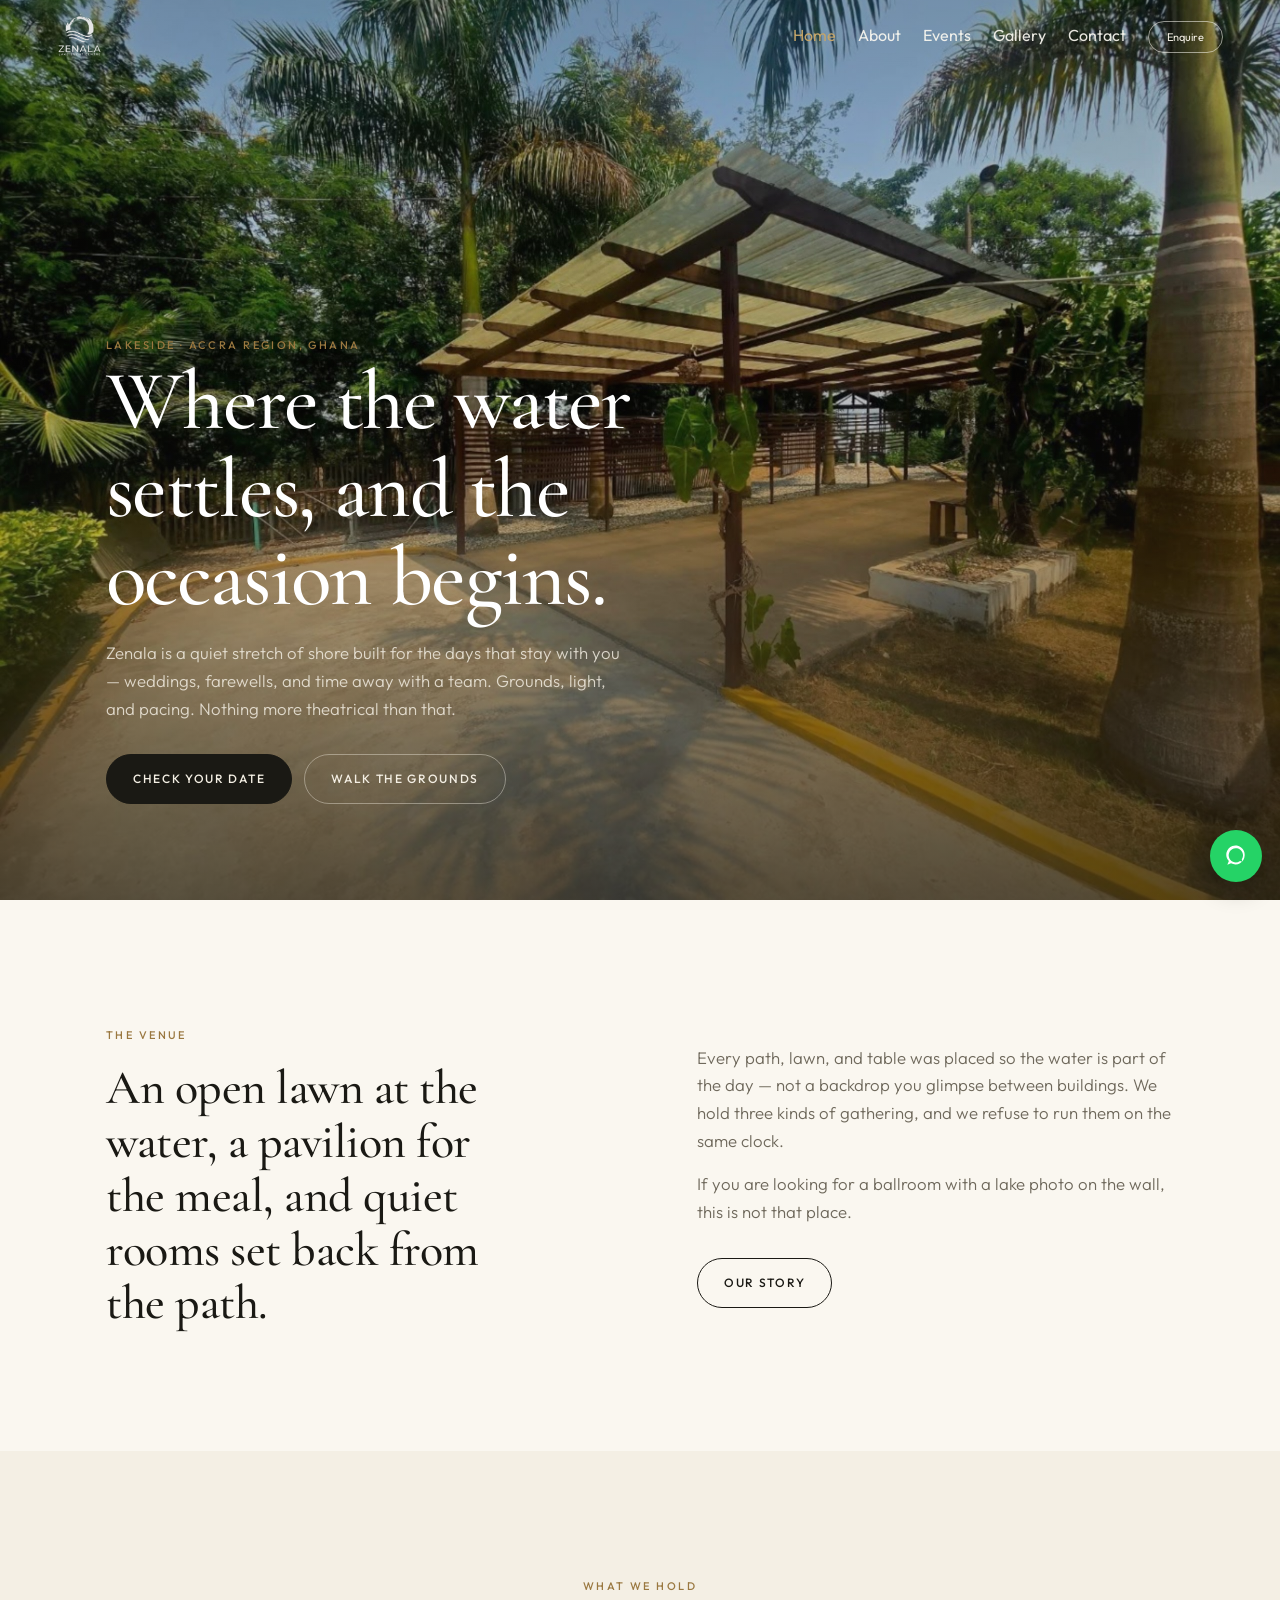
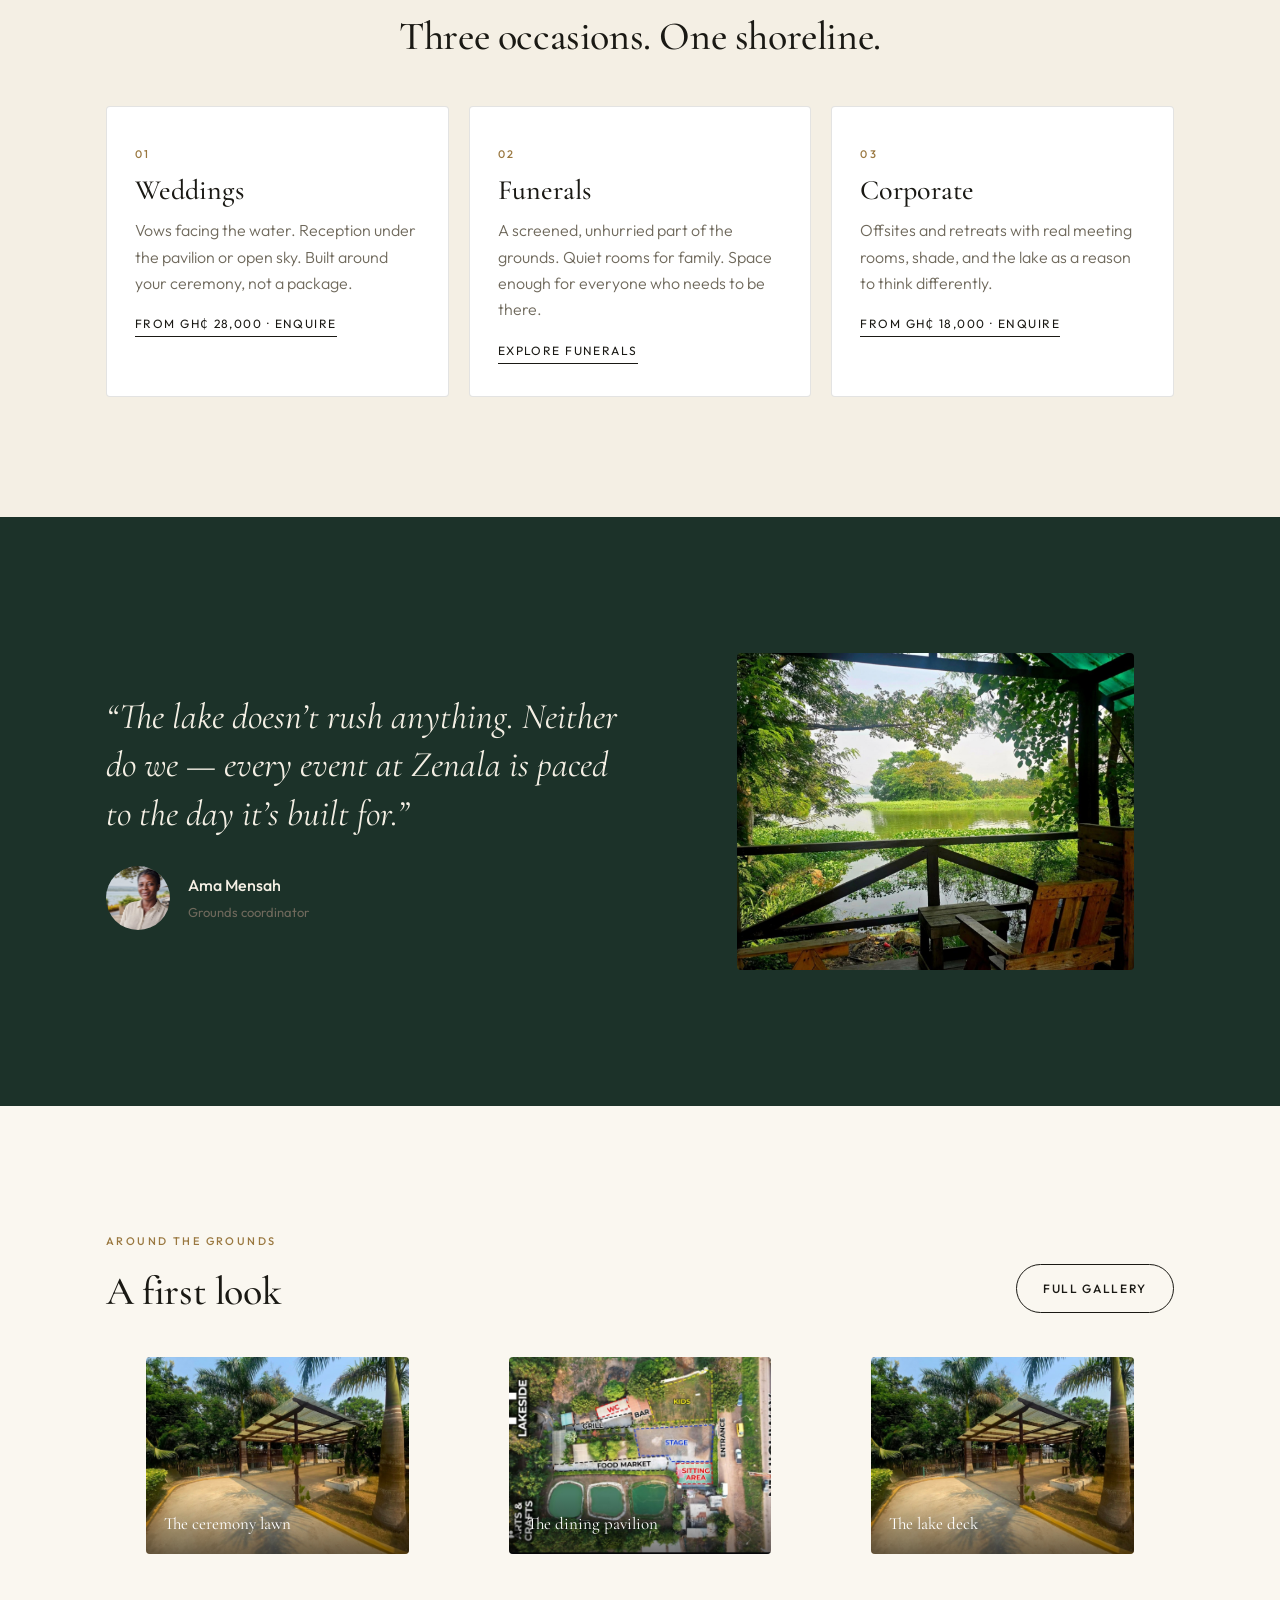
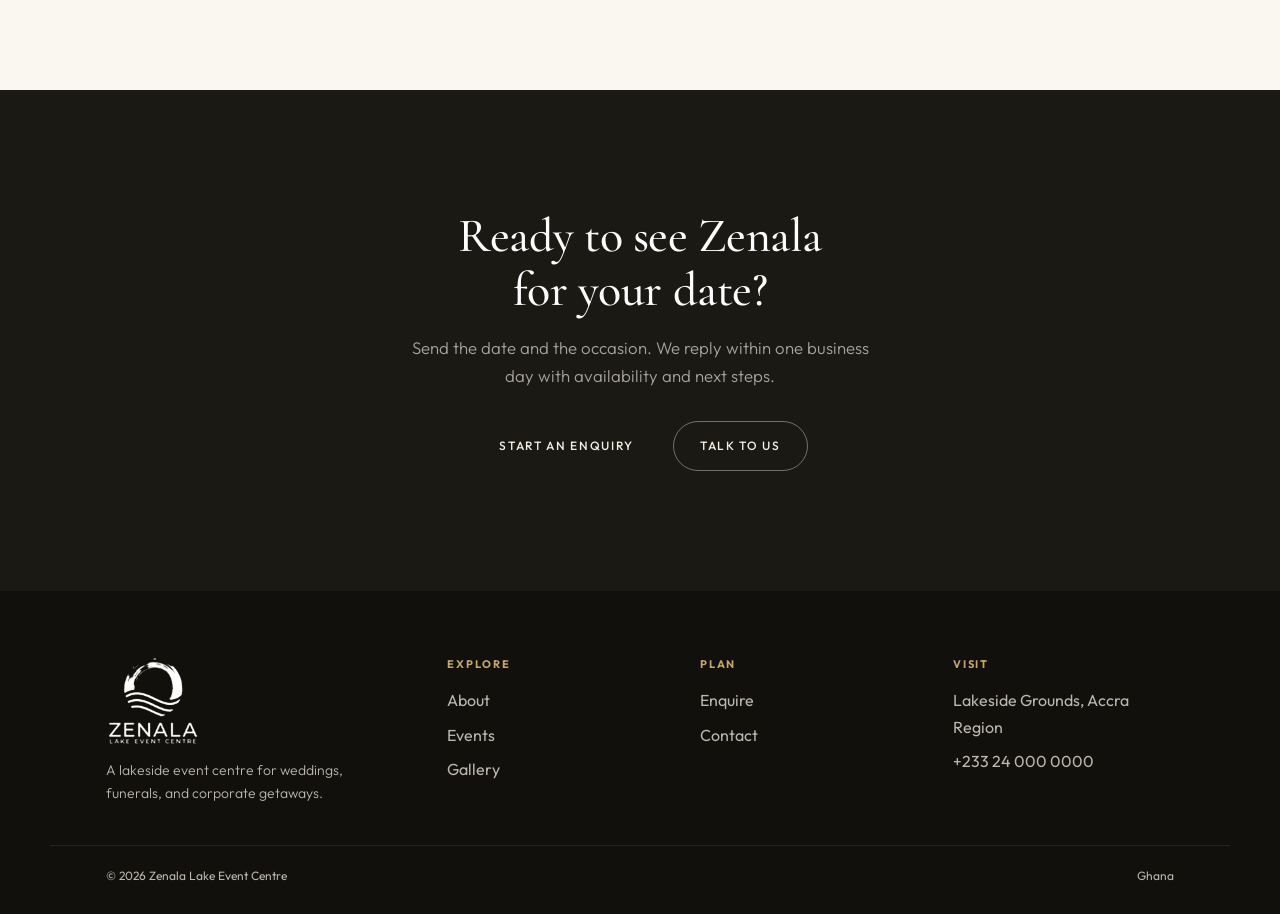
<file: index.html>
<!DOCTYPE html>
<html lang="en">
<head>
  <meta charset="UTF-8">
  <meta name="viewport" content="width=device-width, initial-scale=1.0">
  <title>Zenala Lake Event Centre — Weddings, Funerals & Corporate Getaways</title>
  <meta name="description" content="A lakeside event centre in Ghana for weddings, memorials, and corporate retreats. Enquire for your date.">
  <link rel="stylesheet" href="styles.css?v=12">
</head>
<body>
<a class="skip" href="#main">Skip to content</a>
<header class="site-header">
  <nav class="nav">
    <a class="brand" href="index.html" aria-label="Zenala home">
      <img class="brand-logo" src="images/logo-ink.png" alt="Zenala Lake Event Centre">
    </a>
    <button class="nav-toggle" aria-label="Toggle menu" aria-expanded="false"><span></span><span></span><span></span></button>
    <ul class="nav-links">
      <li><a href="index.html" aria-current="page">Home</a></li>
      <li><a href="about.html">About</a></li>
      <li><a href="events.html">Events</a></li>
      <li><a href="gallery.html">Gallery</a></li>
      <li><a href="contact.html">Contact</a></li>
      <li><a class="nav-cta" href="enquire.html">Enquire</a></li>
    </ul>
  </nav>
</header>

<main id="main">
  <section class="hero">
    <div class="hero-media"><img src="images/hero.jpg" alt="Ceremony lawn meeting the lake at golden hour"></div>
    <div class="hero-inner">
      <span class="eyebrow">Lakeside · Accra Region, Ghana</span>
      <h1>Where the water settles, and the occasion begins.</h1>
      <p class="lede">Zenala is a quiet stretch of shore built for the days that stay with you — weddings, farewells, and time away with a team. Grounds, light, and pacing. Nothing more theatrical than that.</p>
      <div class="hero-actions">
        <a href="enquire.html" class="btn btn-primary">Check your date</a>
        <a href="gallery.html" class="btn btn-ghost">Walk the grounds</a>
      </div>
    </div>
  </section>

  <section class="section">
    <div class="wrap grid-2">
      <div>
        <span class="eyebrow">The venue</span>
        <h2 class="h2 mt-16" style="font-size:clamp(32px,4vw,48px);max-width:18ch;">An open lawn at the water, a pavilion for the meal, and quiet rooms set back from the path.</h2>
      </div>
      <div>
        <p class="lede">Every path, lawn, and table was placed so the water is part of the day — not a backdrop you glimpse between buildings. We hold three kinds of gathering, and we refuse to run them on the same clock.</p>
        <p class="lede mt-16">If you are looking for a ballroom with a lake photo on the wall, this is not that place.</p>
        <a href="about.html" class="btn btn-line mt-32">Our story</a>
      </div>
    </div>
  </section>

  <section class="section section-cream">
    <div class="wrap">
      <div class="center" style="max-width:560px;margin:0 auto 48px">
        <span class="eyebrow" style="justify-content:center">What we hold</span>
        <h2 class="h2 mt-16" style="font-size:clamp(28px,3.4vw,40px)">Three occasions. One shoreline.</h2>
      </div>
      <div class="grid-3">
        <article class="card">
          <span class="eyebrow">01</span>
          <h3>Weddings</h3>
          <p>Vows facing the water. Reception under the pavilion or open sky. Built around your ceremony, not a package.</p>
          <a href="enquire.html?type=Wedding">From GH₵ 28,000 · Enquire</a>
        </article>
        <article class="card">
          <span class="eyebrow">02</span>
          <h3>Funerals</h3>
          <p>A screened, unhurried part of the grounds. Quiet rooms for family. Space enough for everyone who needs to be there.</p>
          <a href="events.html#funerals">Explore funerals</a>
        </article>
        <article class="card">
          <span class="eyebrow">03</span>
          <h3>Corporate</h3>
          <p>Offsites and retreats with real meeting rooms, shade, and the lake as a reason to think differently.</p>
          <a href="enquire.html?type=Corporate%20getaway">From GH₵ 18,000 · Enquire</a>
        </article>
      </div>
    </div>
  </section>

  <section class="section section-lake">
    <div class="wrap grid-2">
      <div>
        <p class="quote">“The lake doesn’t rush anything. Neither do we — every event at Zenala is paced to the day it’s built for.”</p>
        <div class="person">
          <img src="images/portrait.jpg" alt="Ama Mensah, grounds coordinator">
          <div>
            <strong>Ama Mensah</strong>
            <span>Grounds coordinator</span>
          </div>
        </div>
      </div>
      <figure class="photo" style="aspect-ratio:5/4">
        <img src="images/lakeside.jpg" alt="Lanterns on the lake at dusk">
      </figure>
    </div>
  </section>

  <section class="section">
    <div class="wrap">
      <div style="display:flex;justify-content:space-between;align-items:end;gap:20px;flex-wrap:wrap;margin-bottom:28px">
        <div>
          <span class="eyebrow">Around the grounds</span>
          <h2 class="h2 mt-16" style="font-size:clamp(28px,3.4vw,40px)">A first look</h2>
        </div>
        <a href="gallery.html" class="btn btn-line">Full gallery</a>
      </div>
      <div class="grid-3">
        <figure class="photo" data-full="images/lawn.jpg">
          <img src="images/hero.jpg" alt="Ceremony lawn">
          <figcaption>The ceremony lawn</figcaption>
        </figure>
        <figure class="photo" data-full="images/pavilion.jpg">
          <img src="images/birdview.jpg" alt="Dining pavilion">
          <figcaption>The dining pavilion</figcaption>
        </figure>
        <figure class="photo" data-full="images/deck.jpg">
          <img src="images/hero.jpg" alt="Lake deck">
          <figcaption>The lake deck</figcaption>
        </figure>
      </div>
    </div>
  </section>

  <section class="section section-ink">
    <div class="wrap center">
      <h2 class="h2" style="font-size:clamp(30px,4vw,48px);color:#fff;max-width:16ch;margin:0 auto">Ready to see Zenala for your date?</h2>
      <p class="lede mt-16" style="color:rgba(244,239,228,.65);max-width:42ch;margin:16px auto 0">Send the date and the occasion. We reply within one business day with availability and next steps.</p>
      <div class="hero-actions" style="justify-content:center">
        <a href="enquire.html" class="btn btn-primary">Start an enquiry</a>
        <a href="contact.html" class="btn btn-ghost">Talk to us</a>
      </div>
    </div>
  </section>
</main>

<footer class="site-footer">
  <div class="wrap footer-top">
    <div class="footer-brand">
      <img class="brand-logo brand-logo-footer" src="images/logo.png" alt="Zenala Lake Event Centre">
      <p>A lakeside event centre for weddings, funerals, and corporate getaways.</p>
    </div>
    <div class="footer-col">
      <h4>Explore</h4>
      <ul>
        <li><a href="about.html">About</a></li>
        <li><a href="events.html">Events</a></li>
        <li><a href="gallery.html">Gallery</a></li>
      </ul>
    </div>
    <div class="footer-col">
      <h4>Plan</h4>
      <ul>
        <li><a href="enquire.html">Enquire</a></li>
        <li><a href="contact.html">Contact</a></li>
      </ul>
    </div>
    <div class="footer-col">
      <h4>Visit</h4>
      <ul>
        <li>Lakeside Grounds, Accra Region</li>
        <li><a href="tel:+233240000000">+233 24 000 0000</a></li>
      </ul>
    </div>
  </div>
  <div class="wrap footer-bottom">
    <span>© 2026 Zenala Lake Event Centre</span>
    <span>Ghana</span>
  </div>
</footer>

<a class="float-wa" href="https://wa.me/233240000000" target="_blank" rel="noopener" aria-label="WhatsApp">
  <svg viewBox="0 0 24 24" fill="currentColor"><path d="M20 11.5A8.5 8.5 0 0 1 7.4 18.7L4 20l1.4-3.3A8.5 8.5 0 1 1 20 11.5Zm-8.4 6.4c1.4 0 2.7-.4 3.8-1.1l.3-.2 2.2.6-.6-2.1.2-.3a6.6 6.6 0 1 0-2.2 2.2l.3.2c-1.1.7-2.4 1.1-3.8 1.1Z"/></svg>
</a>
<script src="script.js"></script>
</body>
</html>
</file>
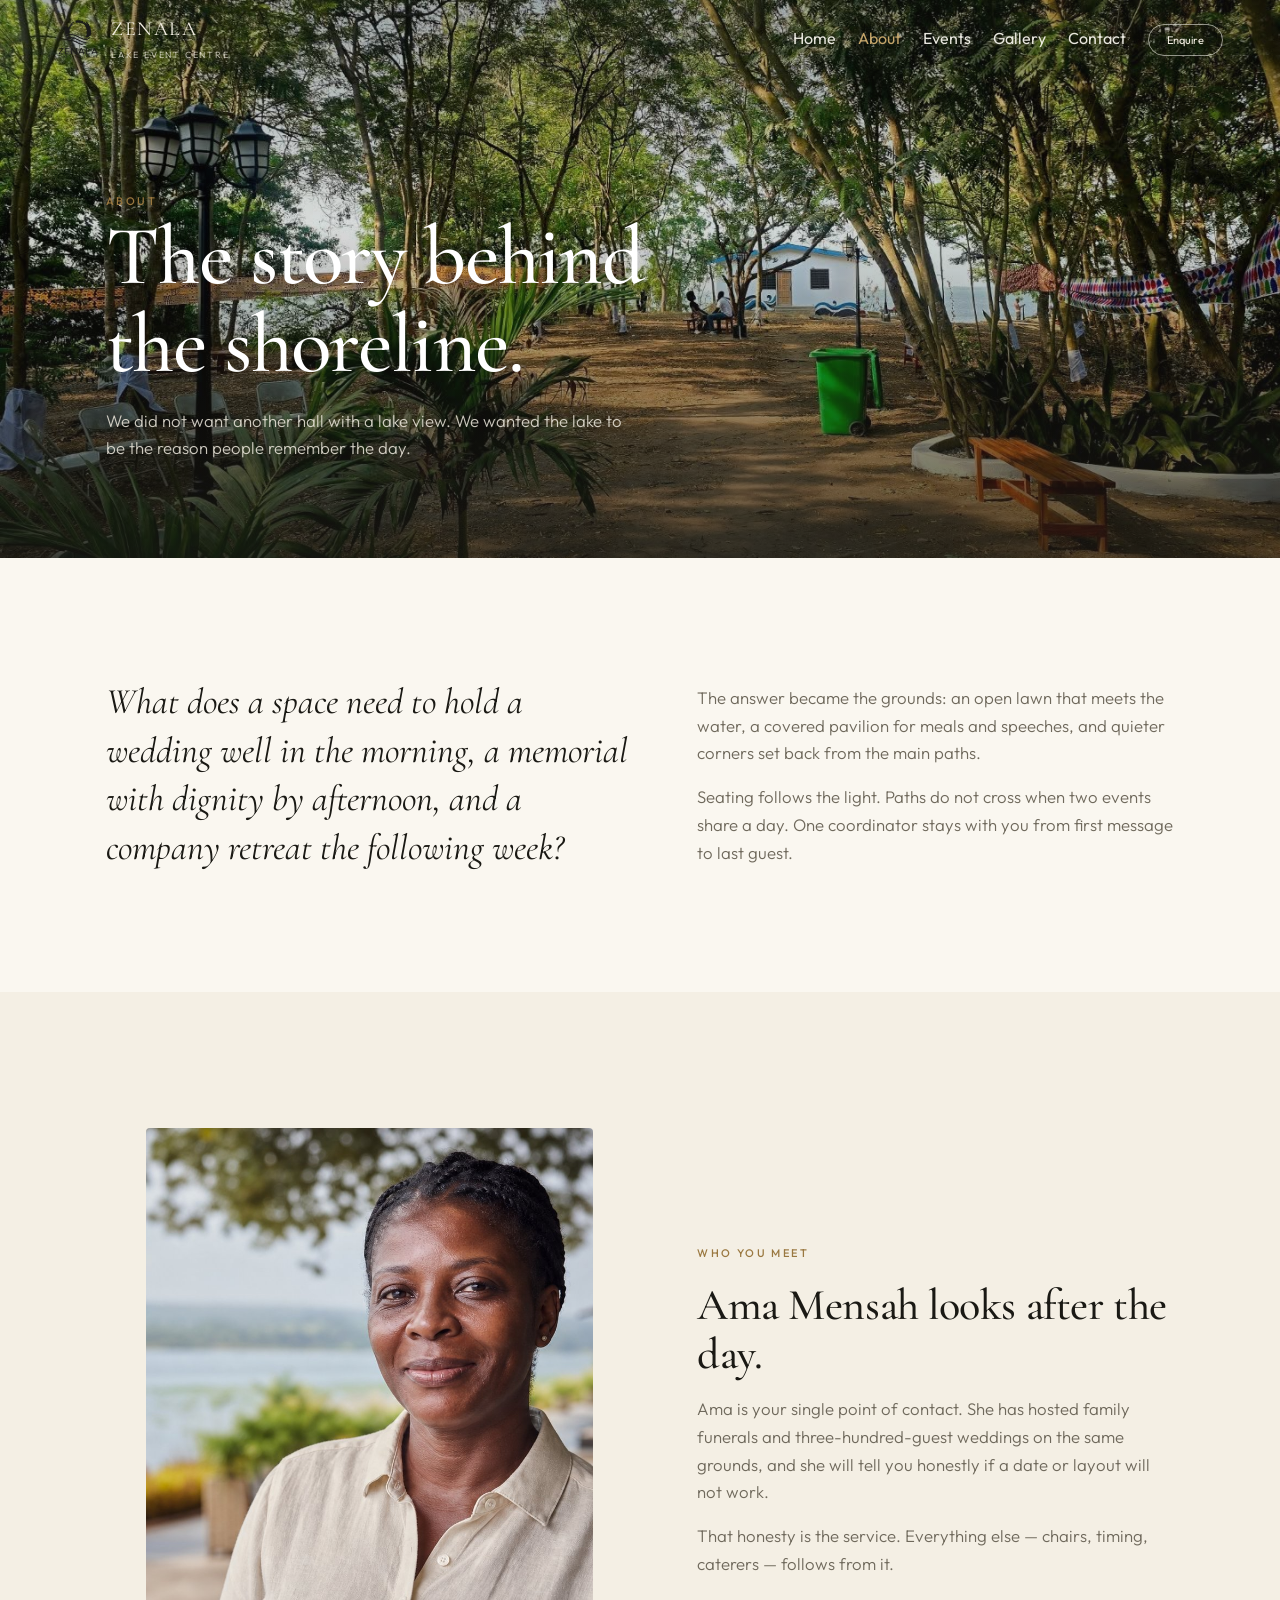
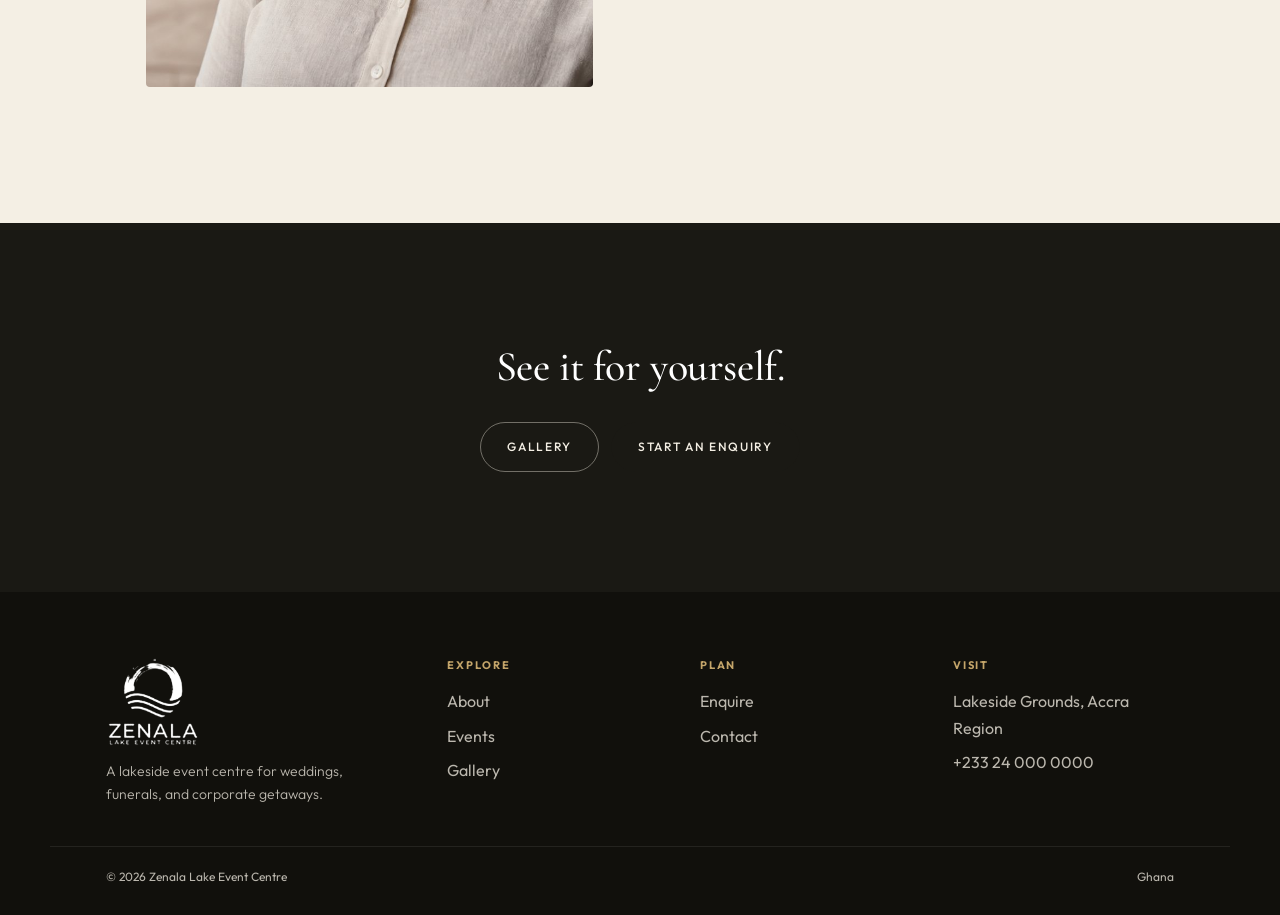
<file: about.html>
<!DOCTYPE html>
<html lang="en">
<head>
  <meta charset="UTF-8">
  <meta name="viewport" content="width=device-width, initial-scale=1.0">
  <title>About — Zenala Lake Event Centre</title>
  <link rel="stylesheet" href="styles.css?v=12">
</head>
<body>
<header class="site-header">
  <nav class="nav">
    <a class="brand" href="index.html" aria-label="Zenala home">
      <img class="brand-mark" src="images/logo-ink.png" alt="">
      <span><span class="brand-word">ZENALA</span><span class="brand-sub">LAKE EVENT CENTRE</span></span>
    </a>
    <button class="nav-toggle" aria-label="Toggle menu" aria-expanded="false"><span></span><span></span><span></span></button>
    <ul class="nav-links">
      <li><a href="index.html">Home</a></li>
      <li><a href="about.html" aria-current="page">About</a></li>
      <li><a href="events.html">Events</a></li>
      <li><a href="gallery.html">Gallery</a></li>
      <li><a href="contact.html">Contact</a></li>
      <li><a class="nav-cta" href="enquire.html">Enquire</a></li>
    </ul>
  </nav>
</header>
<main>
  <section class="hero compact">
    <div class="hero-media"><img src="images/garden.jpg" alt="Garden path at Zenala"></div>
    <div class="hero-inner">
      <span class="eyebrow">About</span>
      <h1>The story behind the shoreline.</h1>
      <p class="lede">We did not want another hall with a lake view. We wanted the lake to be the reason people remember the day.</p>
    </div>
  </section>
  <section class="section">
    <div class="wrap grid-2">
      <p class="quote">What does a space need to hold a wedding well in the morning, a memorial with dignity by afternoon, and a company retreat the following week?</p>
      <div>
        <p class="lede">The answer became the grounds: an open lawn that meets the water, a covered pavilion for meals and speeches, and quieter corners set back from the main paths.</p>
        <p class="lede mt-16">Seating follows the light. Paths do not cross when two events share a day. One coordinator stays with you from first message to last guest.</p>
      </div>
    </div>
  </section>
  <section class="section section-cream">
    <div class="wrap grid-2">
      <figure class="photo" style="aspect-ratio:4/5"><img src="images/portrait.jpg" alt="Ama Mensah"></figure>
      <div>
        <span class="eyebrow">Who you meet</span>
        <h2 class="h2 mt-16" style="font-size:clamp(30px,4vw,44px)">Ama Mensah looks after the day.</h2>
        <p class="lede mt-16">Ama is your single point of contact. She has hosted family funerals and three-hundred-guest weddings on the same grounds, and she will tell you honestly if a date or layout will not work.</p>
        <p class="lede mt-16">That honesty is the service. Everything else — chairs, timing, caterers — follows from it.</p>
      </div>
    </div>
  </section>
  <section class="section section-ink">
    <div class="wrap center">
      <h2 class="h2" style="color:#fff;font-size:clamp(28px,3.6vw,42px)">See it for yourself.</h2>
      <div class="hero-actions" style="justify-content:center">
        <a href="gallery.html" class="btn btn-ghost">Gallery</a>
        <a href="enquire.html" class="btn btn-primary">Start an enquiry</a>
      </div>
    </div>
  </section>
</main>
<footer class="site-footer">
  <div class="wrap footer-top">
    <div class="footer-brand">
      <img class="brand-logo brand-logo-footer" src="images/logo.png" alt="Zenala Lake Event Centre">
      <p>A lakeside event centre for weddings, funerals, and corporate getaways.</p>
    </div>
    <div class="footer-col">
      <h4>Explore</h4>
      <ul>
        <li><a href="about.html">About</a></li>
        <li><a href="events.html">Events</a></li>
        <li><a href="gallery.html">Gallery</a></li>
      </ul>
    </div>
    <div class="footer-col">
      <h4>Plan</h4>
      <ul>
        <li><a href="enquire.html">Enquire</a></li>
        <li><a href="contact.html">Contact</a></li>
      </ul>
    </div>
    <div class="footer-col">
      <h4>Visit</h4>
      <ul>
        <li>Lakeside Grounds, Accra Region</li>
        <li><a href="tel:+233240000000">+233 24 000 0000</a></li>
      </ul>
    </div>
  </div>
  <div class="wrap footer-bottom">
    <span>© 2026 Zenala Lake Event Centre</span>
    <span>Ghana</span>
  </div>
</footer>
<script src="script.js"></script>
</body>
</html>
</file>
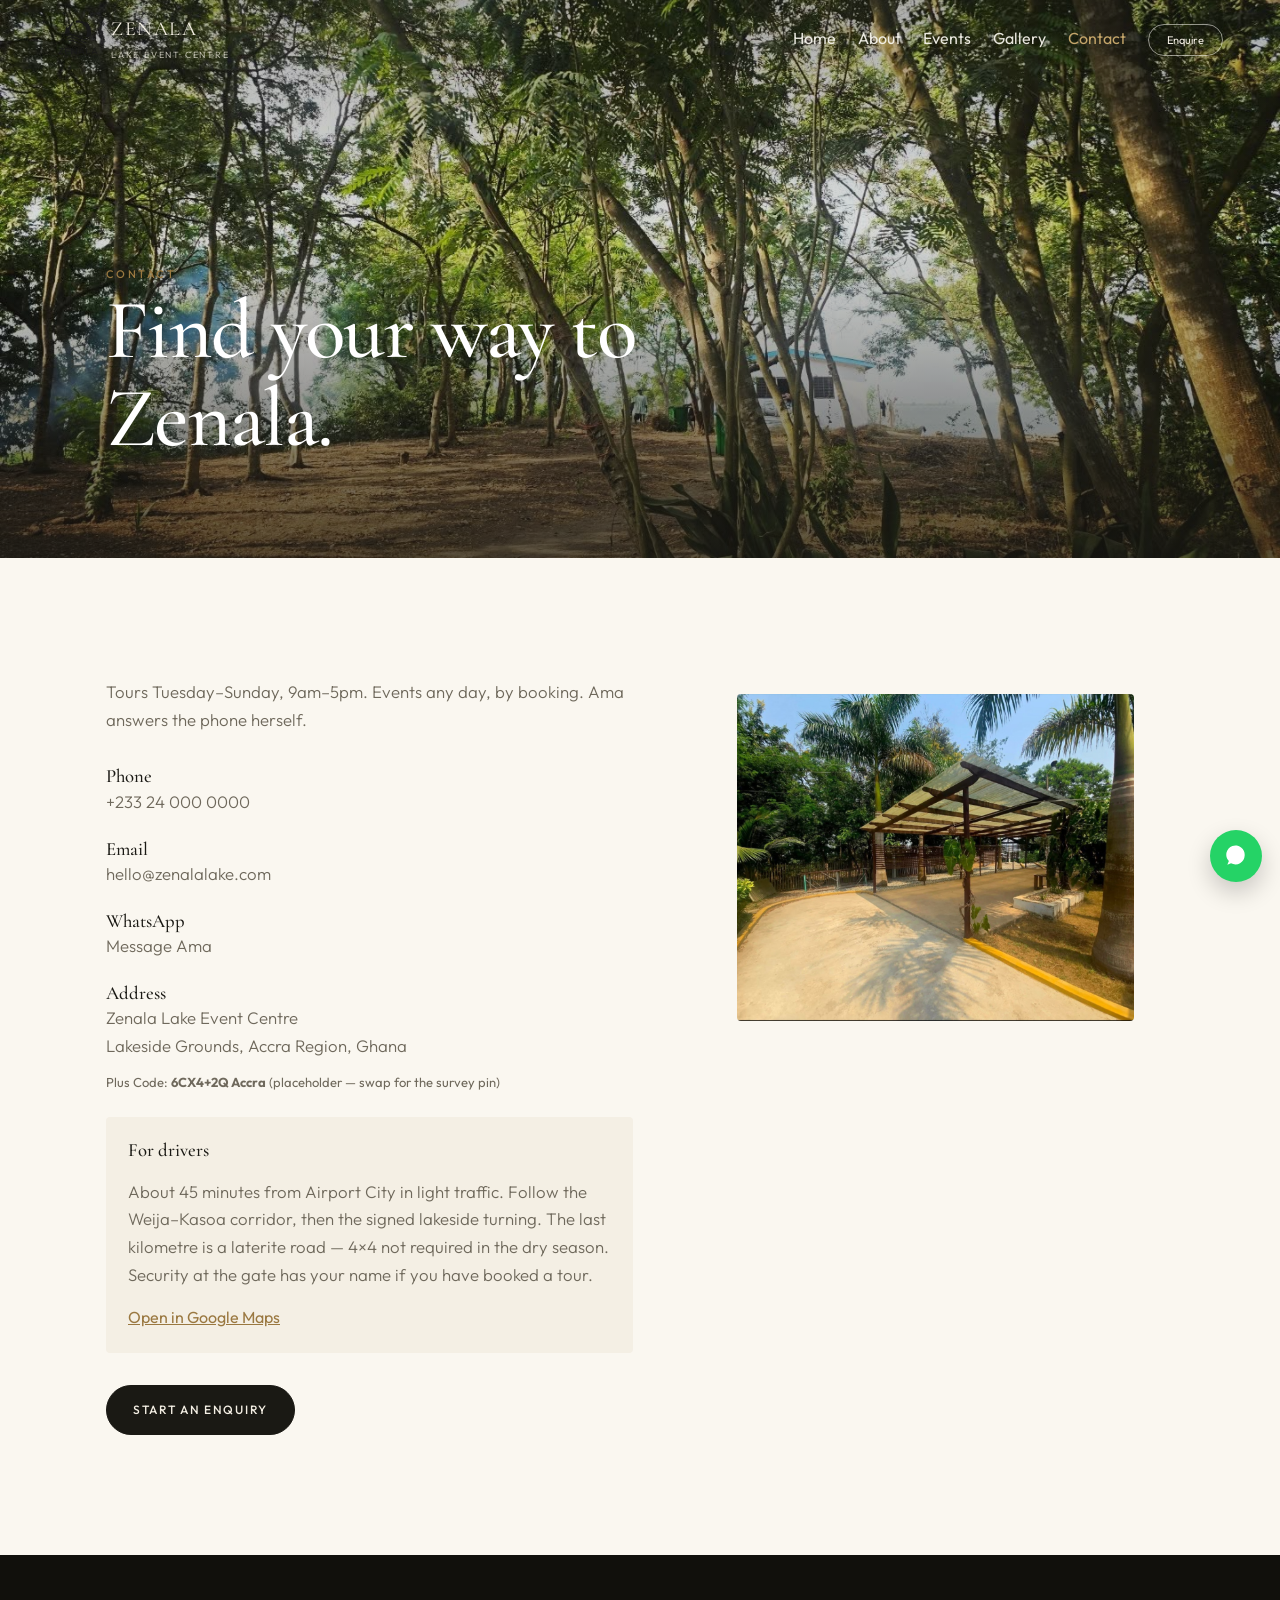
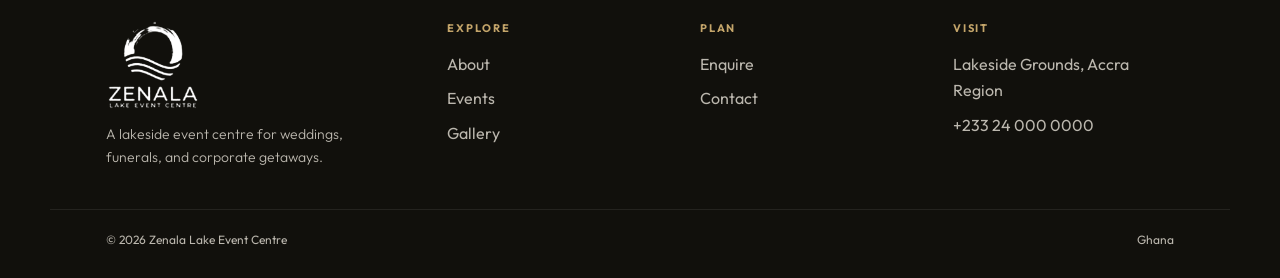
<file: contact.html>
<!DOCTYPE html>
<html lang="en">
<head>
  <meta charset="UTF-8">
  <meta name="viewport" content="width=device-width, initial-scale=1.0">
  <title>Contact & directions — Zenala</title>
  <meta name="description" content="Visit Zenala Lake Event Centre. About 45 minutes from Airport City. Tours Tuesday–Sunday.">
  <meta property="og:image" content="images/hero.jpg">
  <link rel="stylesheet" href="styles.css?v=12">
</head>
<body>
<a class="skip" href="#main">Skip to content</a>
<header class="site-header">
  <nav class="nav">
    <a class="brand" href="index.html" aria-label="Zenala home"><img class="brand-mark" src="images/logo-ink.png" alt="">
      <span><span class="brand-word">ZENALA</span><span class="brand-sub">LAKE EVENT CENTRE</span></span></a>
    <button class="nav-toggle" aria-label="Menu" aria-expanded="false"><span></span><span></span><span></span></button>
    <ul class="nav-links">
      <li><a href="index.html">Home</a></li>
      <li><a href="about.html">About</a></li>
      <li><a href="events.html">Events</a></li>
      <li><a href="gallery.html">Gallery</a></li>
      <li><a href="contact.html" aria-current="page">Contact</a></li>
      <li><a class="nav-cta" href="enquire.html">Enquire</a></li>
    </ul>
  </nav>
</header>
<main id="main">
  <section class="hero compact">
    <div class="hero-media"><img src="images/gall-1.jpg" alt="Lake deck"></div>
    <div class="hero-inner">
      <span class="eyebrow">Contact</span>
      <h1>Find your way to Zenala.</h1>
    </div>
  </section>
  <section class="section">
    <div class="wrap grid-2" style="align-items:start">
      <div>
        <p class="lede">Tours Tuesday–Sunday, 9am–5pm. Events any day, by booking. Ama answers the phone herself.</p>
        <div class="mt-32" style="display:flex;flex-direction:column;gap:22px">
          <div><h3>Phone</h3><p class="lede"><a href="tel:+233240000000">+233 24 000 0000</a></p></div>
          <div><h3>Email</h3><p class="lede"><a href="mailto:hello@zenalalake.com">hello@zenalalake.com</a></p></div>
          <div><h3>WhatsApp</h3><p class="lede"><a href="https://wa.me/233240000000?text=Hello%20Ama%20%E2%80%94%20I%20would%20like%20directions%20to%20Zenala.">Message Ama</a></p></div>
          <div>
            <h3>Address</h3>
            <p class="lede">Zenala Lake Event Centre<br>Lakeside Grounds, Accra Region, Ghana</p>
            <p class="note">Plus Code: <strong>6CX4+2Q Accra</strong> (placeholder — swap for the survey pin)</p>
          </div>
        </div>
        <div class="dir">
          <h3>For drivers</h3>
          <p class="lede mt-16">About 45 minutes from Airport City in light traffic. Follow the Weija–Kasoa corridor, then the signed lakeside turning. The last kilometre is a laterite road — 4×4 not required in the dry season. Security at the gate has your name if you have booked a tour.</p>
          <p class="mt-16"><a href="https://www.google.com/maps/search/?api=1&query=Weija+Lake+Ghana" target="_blank" rel="noopener">Open in Google Maps</a></p>
        </div>
        <a href="enquire.html" class="btn btn-primary mt-32">Start an enquiry</a>
      </div>
      <figure class="photo" style="aspect-ratio:4/3.3"><img src="images/hero.jpg" alt="Approach to the grounds"></figure>
    </div>
  </section>
</main>
<footer class="site-footer">
  <div class="wrap footer-top">
    <div class="footer-brand">
      <img class="brand-logo brand-logo-footer" src="images/logo.png" alt="Zenala Lake Event Centre">
      <p>A lakeside event centre for weddings, funerals, and corporate getaways.</p>
    </div>
    <div class="footer-col">
      <h4>Explore</h4>
      <ul>
        <li><a href="about.html">About</a></li>
        <li><a href="events.html">Events</a></li>
        <li><a href="gallery.html">Gallery</a></li>
      </ul>
    </div>
    <div class="footer-col">
      <h4>Plan</h4>
      <ul>
        <li><a href="enquire.html">Enquire</a></li>
        <li><a href="contact.html">Contact</a></li>
      </ul>
    </div>
    <div class="footer-col">
      <h4>Visit</h4>
      <ul>
        <li>Lakeside Grounds, Accra Region</li>
        <li><a href="tel:+233240000000">+233 24 000 0000</a></li>
      </ul>
    </div>
  </div>
  <div class="wrap footer-bottom">
    <span>© 2026 Zenala Lake Event Centre</span>
    <span>Ghana</span>
  </div>
</footer>
<a class="float-wa" href="https://wa.me/233240000000" target="_blank" rel="noopener" aria-label="WhatsApp"><svg viewBox="0 0 24 24" fill="currentColor"><path d="M20 11.5A8.5 8.5 0 0 1 7.4 18.7L4 20l1.4-3.3A8.5 8.5 0 1 1 20 11.5Z"/></svg></a>
<script src="script.js"></script>
</body>
</html>
</file>
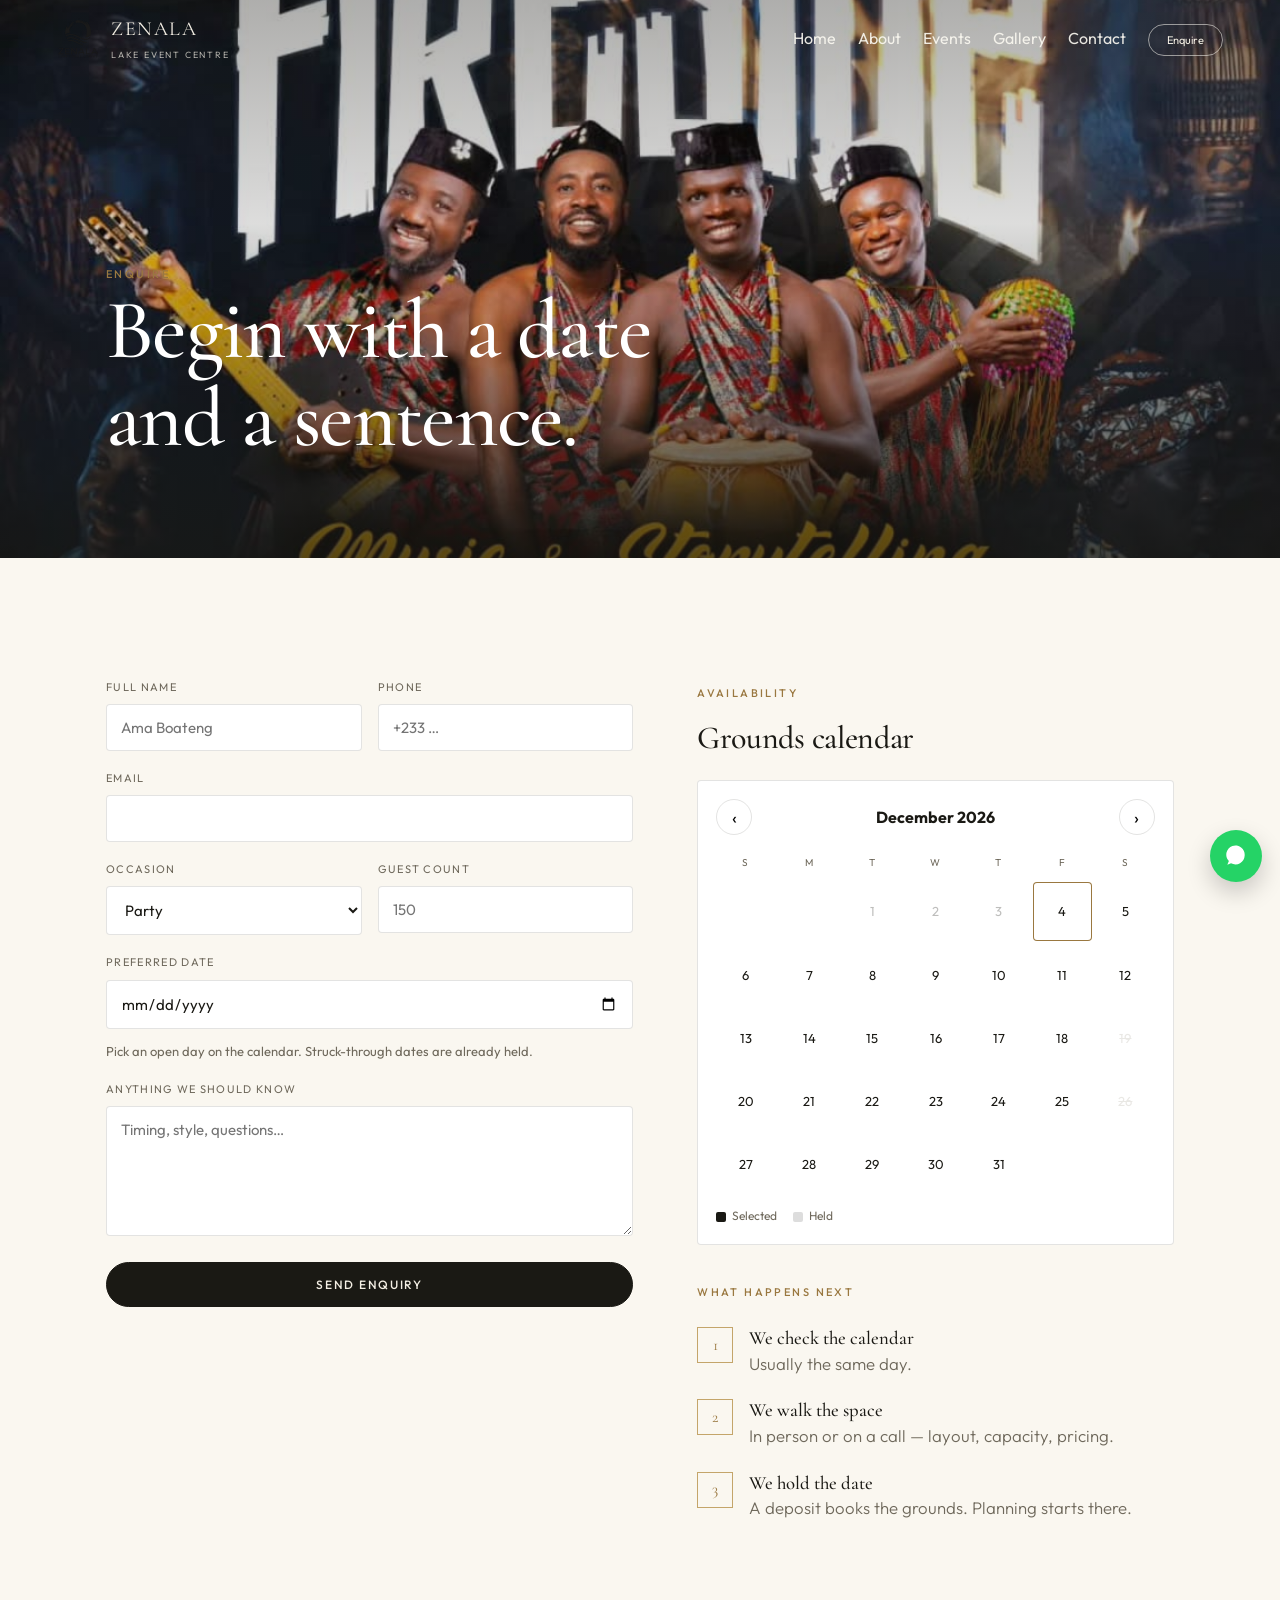
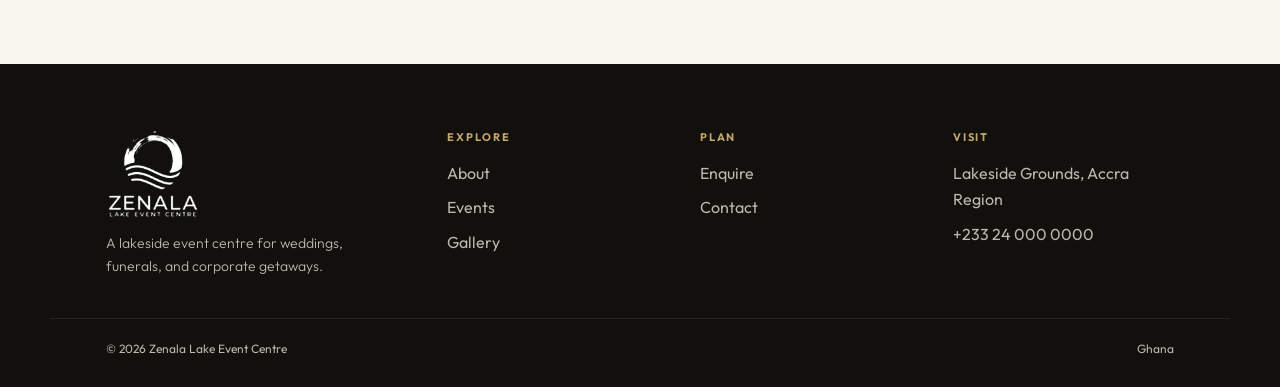
<file: enquire.html>
<!DOCTYPE html>
<html lang="en">
<head>
  <meta charset="UTF-8">
  <meta name="viewport" content="width=device-width, initial-scale=1.0">
  <title>Enquire — Zenala Lake Event Centre</title>
  <meta name="description" content="Check date availability and enquire to hold Zenala for a wedding, funeral, or corporate getaway.">
  <meta property="og:image" content="images/hero.jpg">
  <link rel="stylesheet" href="styles.css?v=12">
</head>
<body>
<a class="skip" href="#main">Skip to content</a>
<header class="site-header">
  <nav class="nav">
    <a class="brand" href="index.html" aria-label="Zenala home"><img class="brand-mark" src="images/logo-ink.png" alt="">
      <span><span class="brand-word">ZENALA</span><span class="brand-sub">LAKE EVENT CENTRE</span></span></a>
    <button class="nav-toggle" aria-label="Menu" aria-expanded="false"><span></span><span></span><span></span></button>
    <ul class="nav-links">
      <li><a href="index.html">Home</a></li>
      <li><a href="about.html">About</a></li>
      <li><a href="events.html">Events</a></li>
      <li><a href="gallery.html">Gallery</a></li>
      <li><a href="contact.html">Contact</a></li>
      <li><a class="nav-cta" href="enquire.html" aria-current="page">Enquire</a></li>
    </ul>
  </nav>
</header>
<main id="main">
  <section class="hero compact">
    <div class="hero-media"><img src="images/gall-5.jpg" alt="Dining pavilion at dusk"></div>
    <div class="hero-inner">
      <span class="eyebrow">Enquire</span>
      <h1>Begin with a date and a sentence.</h1>
    </div>
  </section>
  <section class="section">
    <div class="wrap grid-2" style="align-items:start">
      <div>
        <form id="enquire-form">
          <div class="field-row">
            <div class="field"><label for="name">Full name</label><input id="name" name="name" autocomplete="name" required placeholder="Ama Boateng"></div>
            <div class="field"><label for="phone">Phone</label><input id="phone" name="phone" type="tel" autocomplete="tel" required placeholder="+233 …"></div>
          </div>
          <div class="field"><label for="email">Email</label><input id="email" name="email" type="email" autocomplete="email" required></div>
          <div class="field-row">
            <div class="field">
              <label for="type">Occasion</label>
              <select id="type" name="type">
                <option>Party</option>
                <option>Fire night</option>
                <option>Wedding</option>
                <option>Funeral</option>
                <option>Corporate getaway</option>
                <option>Other</option>
              </select>
            </div>
            <div class="field"><label for="guests">Guest count</label><input id="guests" name="guests" type="number" min="1" placeholder="150"></div>
          </div>
          <div class="field">
            <label for="date">Preferred date</label>
            <input id="date" name="date" type="date" min="2026-08-19">
            <p id="date-status" class="note">Pick an open day on the calendar. Struck-through dates are already held.</p>
          </div>
          <div class="field"><label for="message">Anything we should know</label><textarea id="message" name="message" placeholder="Timing, style, questions…"></textarea></div>
          <button class="btn btn-primary" type="submit" style="width:100%">Send enquiry</button>
        </form>
        <div id="form-ok" class="form-ok">
          <h2 class="h2">Thank you, <span data-name></span>.</h2>
          <p class="lede mt-16">Ama has your note. She replies within one business day. If the date is close, send the same details on WhatsApp so nothing sits in a queue.</p>
          <a class="btn btn-primary mt-24" data-wa href="https://wa.me/233240000000" target="_blank" rel="noopener">Continue on WhatsApp</a>
        </div>
      </div>
      <div>
        <span class="eyebrow">Availability</span>
        <h2 class="h2 mt-16" style="font-size:32px">Grounds calendar</h2>
        <div id="calendar" class="cal mt-24"></div>
        <div class="mt-32">
          <span class="eyebrow">What happens next</span>
          <div class="mt-24">
            <div class="step"><div class="step-n">1</div><div><h3>We check the calendar</h3><p class="lede">Usually the same day.</p></div></div>
            <div class="step"><div class="step-n">2</div><div><h3>We walk the space</h3><p class="lede">In person or on a call — layout, capacity, pricing.</p></div></div>
            <div class="step"><div class="step-n">3</div><div><h3>We hold the date</h3><p class="lede">A deposit books the grounds. Planning starts there.</p></div></div>
          </div>
        </div>
      </div>
    </div>
  </section>
</main>
<footer class="site-footer">
  <div class="wrap footer-top">
    <div class="footer-brand">
      <img class="brand-logo brand-logo-footer" src="images/logo.png" alt="Zenala Lake Event Centre">
      <p>A lakeside event centre for weddings, funerals, and corporate getaways.</p>
    </div>
    <div class="footer-col">
      <h4>Explore</h4>
      <ul>
        <li><a href="about.html">About</a></li>
        <li><a href="events.html">Events</a></li>
        <li><a href="gallery.html">Gallery</a></li>
      </ul>
    </div>
    <div class="footer-col">
      <h4>Plan</h4>
      <ul>
        <li><a href="enquire.html">Enquire</a></li>
        <li><a href="contact.html">Contact</a></li>
      </ul>
    </div>
    <div class="footer-col">
      <h4>Visit</h4>
      <ul>
        <li>Lakeside Grounds, Accra Region</li>
        <li><a href="tel:+233240000000">+233 24 000 0000</a></li>
      </ul>
    </div>
  </div>
  <div class="wrap footer-bottom">
    <span>© 2026 Zenala Lake Event Centre</span>
    <span>Ghana</span>
  </div>
</footer>
<a class="float-wa" href="https://wa.me/233240000000" target="_blank" rel="noopener" aria-label="WhatsApp"><svg viewBox="0 0 24 24" fill="currentColor"><path d="M20 11.5A8.5 8.5 0 0 1 7.4 18.7L4 20l1.4-3.3A8.5 8.5 0 1 1 20 11.5Z"/></svg></a>
<script src="script.js"></script>
</body>
</html>
</file>
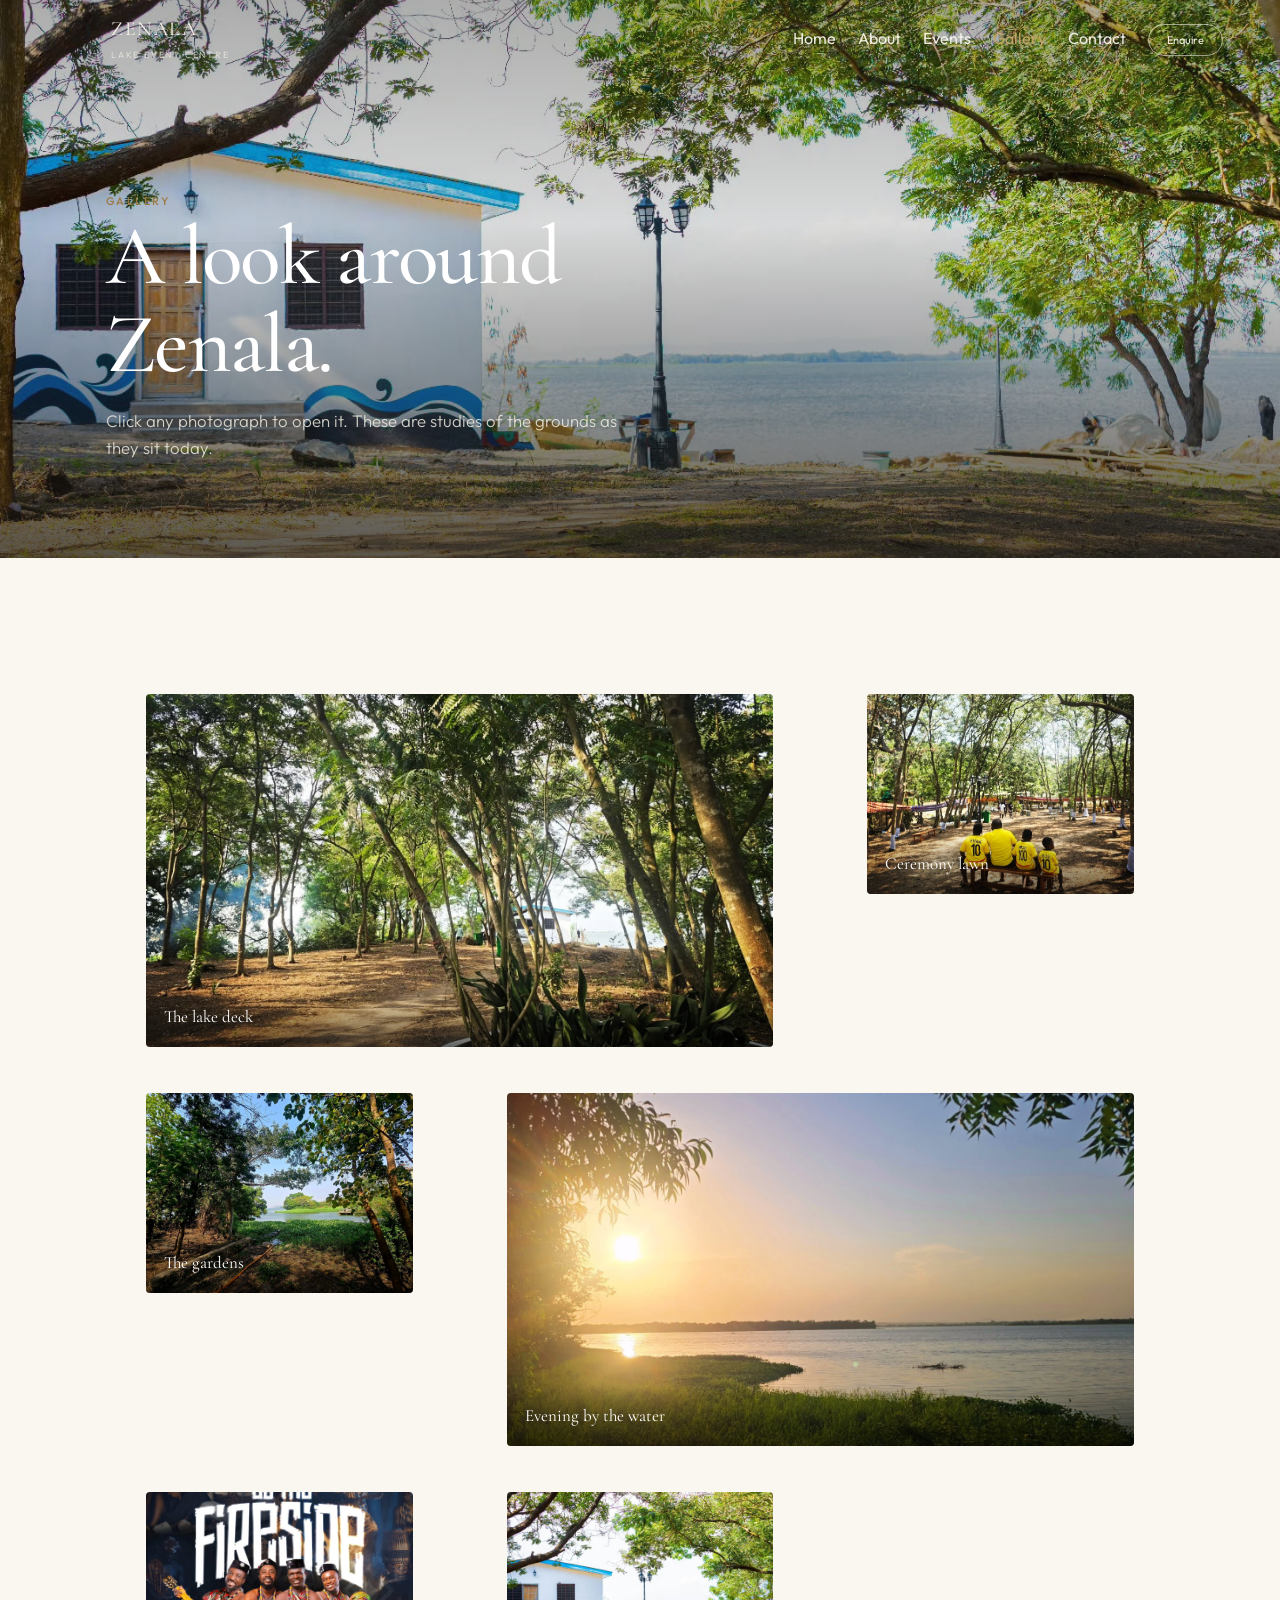
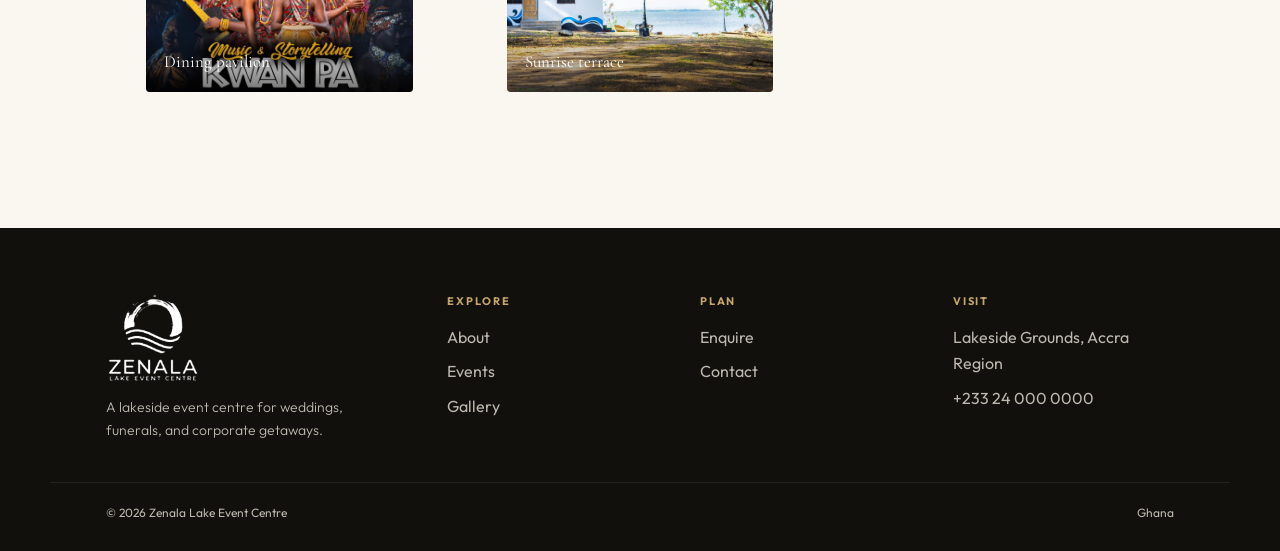
<file: gallery.html>
<!DOCTYPE html>
<html lang="en">
<head>
  <meta charset="UTF-8">
  <meta name="viewport" content="width=device-width, initial-scale=1.0">
  <title>Gallery — Zenala</title>
  <link rel="stylesheet" href="styles.css?v=12">
</head>
<body>
<header class="site-header">
  <nav class="nav">
    <a class="brand" href="index.html"><img class="brand-mark" src="images/logo-ink.png" alt="">
      <span><span class="brand-word">ZENALA</span><span class="brand-sub">LAKE EVENT CENTRE</span></span></a>
    <button class="nav-toggle" aria-label="Menu" aria-expanded="false"><span></span><span></span><span></span></button>
    <ul class="nav-links">
      <li><a href="index.html">Home</a></li>
      <li><a href="about.html">About</a></li>
      <li><a href="events.html">Events</a></li>
      <li><a href="gallery.html" aria-current="page">Gallery</a></li>
      <li><a href="contact.html">Contact</a></li>
      <li><a class="nav-cta" href="enquire.html">Enquire</a></li>
    </ul>
  </nav>
</header>
<main>
  <section class="hero compact">
    <div class="hero-media"><img src="images/sunrise.jpg" alt=""></div>
    <div class="hero-inner">
      <span class="eyebrow">Gallery</span>
      <h1>A look around Zenala.</h1>
      <p class="lede">Click any photograph to open it. These are studies of the grounds as they sit today.</p>
    </div>
  </section>
  <section class="section">
    <div class="wrap masonry">
      <figure class="photo" data-full="images/deck.jpg"><img src="images/gall-1.jpg" alt="Lake deck"><figcaption>The lake deck</figcaption></figure>
      <figure class="photo" data-full="images/lawn.jpg"><img src="images/gall-2.jpg" alt="Lawn"><figcaption>Ceremony lawn</figcaption></figure>
      <figure class="photo" data-full="images/gardens.jpg"><img src="images/gall-3.jpg" alt="Gardens"><figcaption>The gardens</figcaption></figure>
      <figure class="photo" data-full="images/evening.jpg"><img src="images/gall-4.jpg" alt="Evening"><figcaption>Evening by the water</figcaption></figure>
      <figure class="photo" data-full="images/pavilion.jpg"><img src="images/gall-5.jpg" alt="Pavilion"><figcaption>Dining pavilion</figcaption></figure>
      <figure class="photo" data-full="images/sunrise.jpg"><img src="images/sunrise.jpg" alt="Sunrise"><figcaption>Sunrise terrace</figcaption></figure>
    </div>
  </section>
</main>
<footer class="site-footer">
  <div class="wrap footer-top">
    <div class="footer-brand">
      <img class="brand-logo brand-logo-footer" src="images/logo.png" alt="Zenala Lake Event Centre">
      <p>A lakeside event centre for weddings, funerals, and corporate getaways.</p>
    </div>
    <div class="footer-col">
      <h4>Explore</h4>
      <ul>
        <li><a href="about.html">About</a></li>
        <li><a href="events.html">Events</a></li>
        <li><a href="gallery.html">Gallery</a></li>
      </ul>
    </div>
    <div class="footer-col">
      <h4>Plan</h4>
      <ul>
        <li><a href="enquire.html">Enquire</a></li>
        <li><a href="contact.html">Contact</a></li>
      </ul>
    </div>
    <div class="footer-col">
      <h4>Visit</h4>
      <ul>
        <li>Lakeside Grounds, Accra Region</li>
        <li><a href="tel:+233240000000">+233 24 000 0000</a></li>
      </ul>
    </div>
  </div>
  <div class="wrap footer-bottom">
    <span>© 2026 Zenala Lake Event Centre</span>
    <span>Ghana</span>
  </div>
</footer>
<script src="script.js"></script>
</body>
</html>
</file>
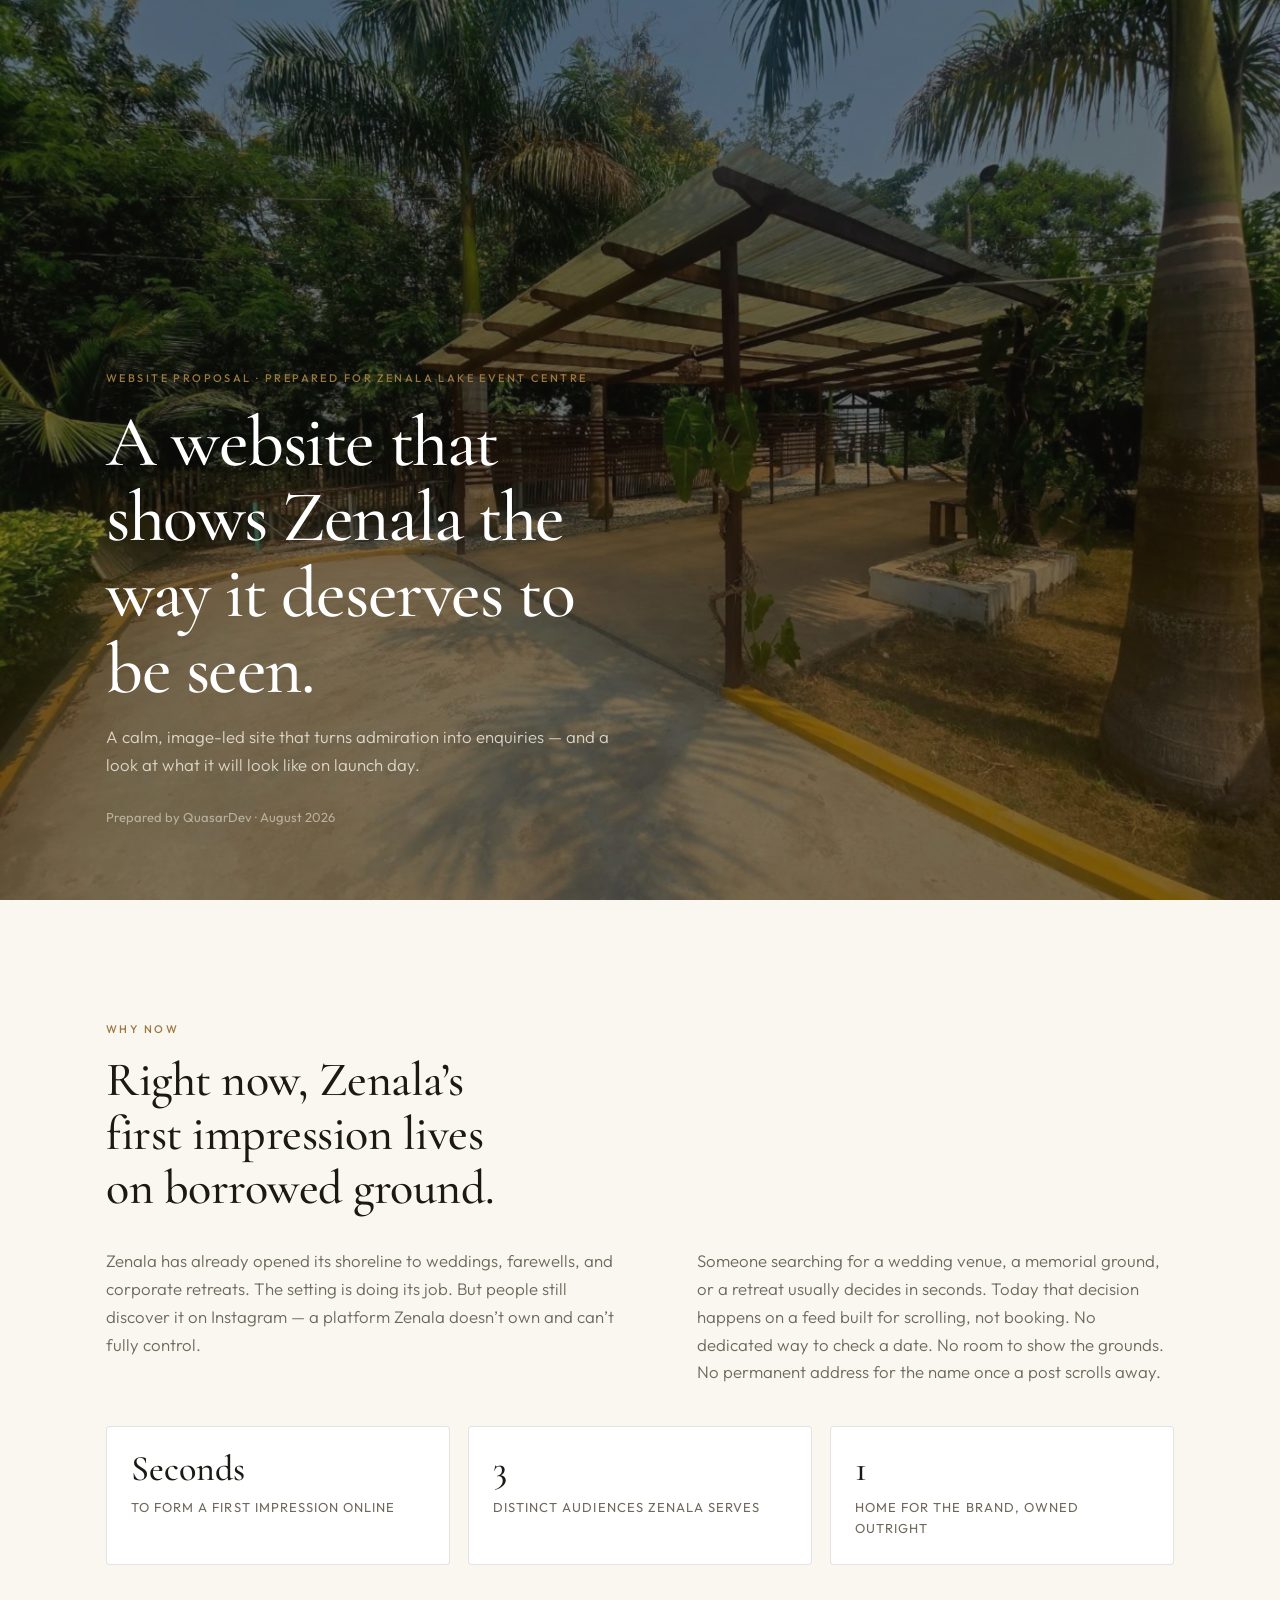
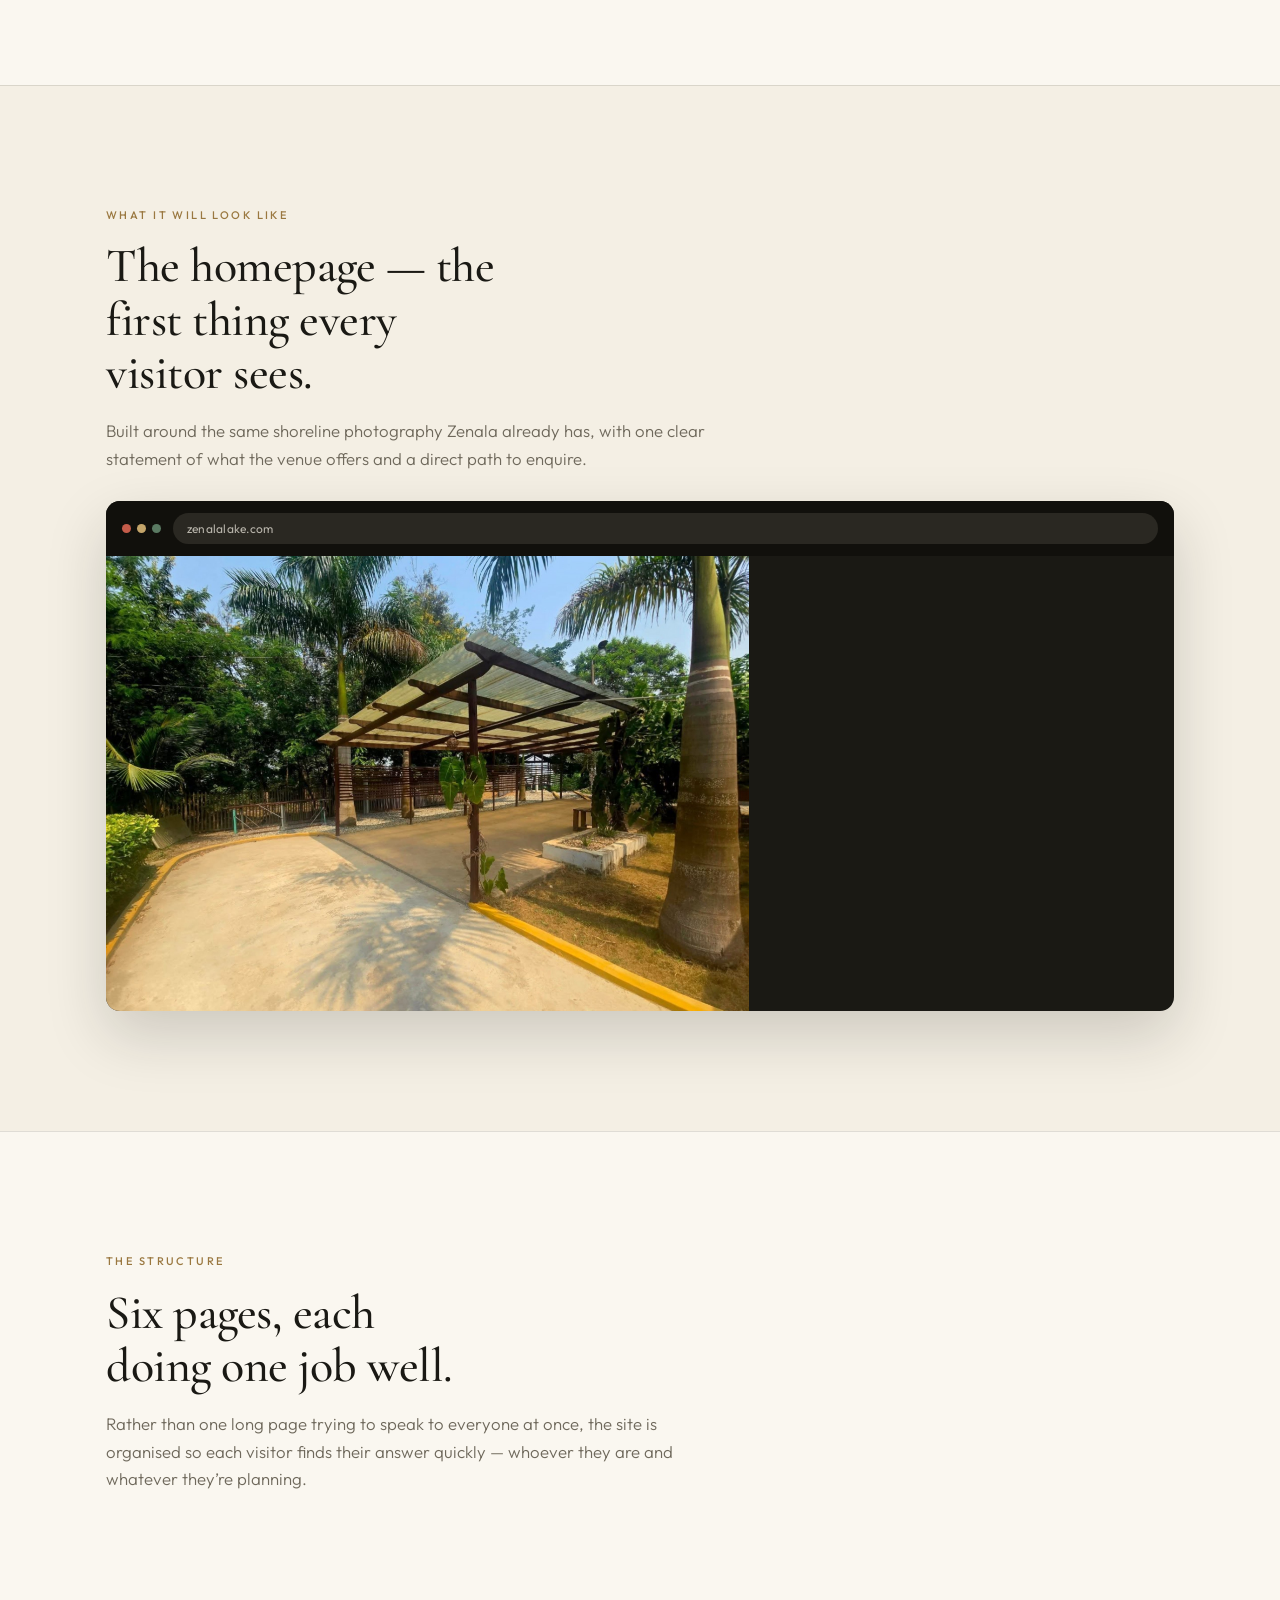
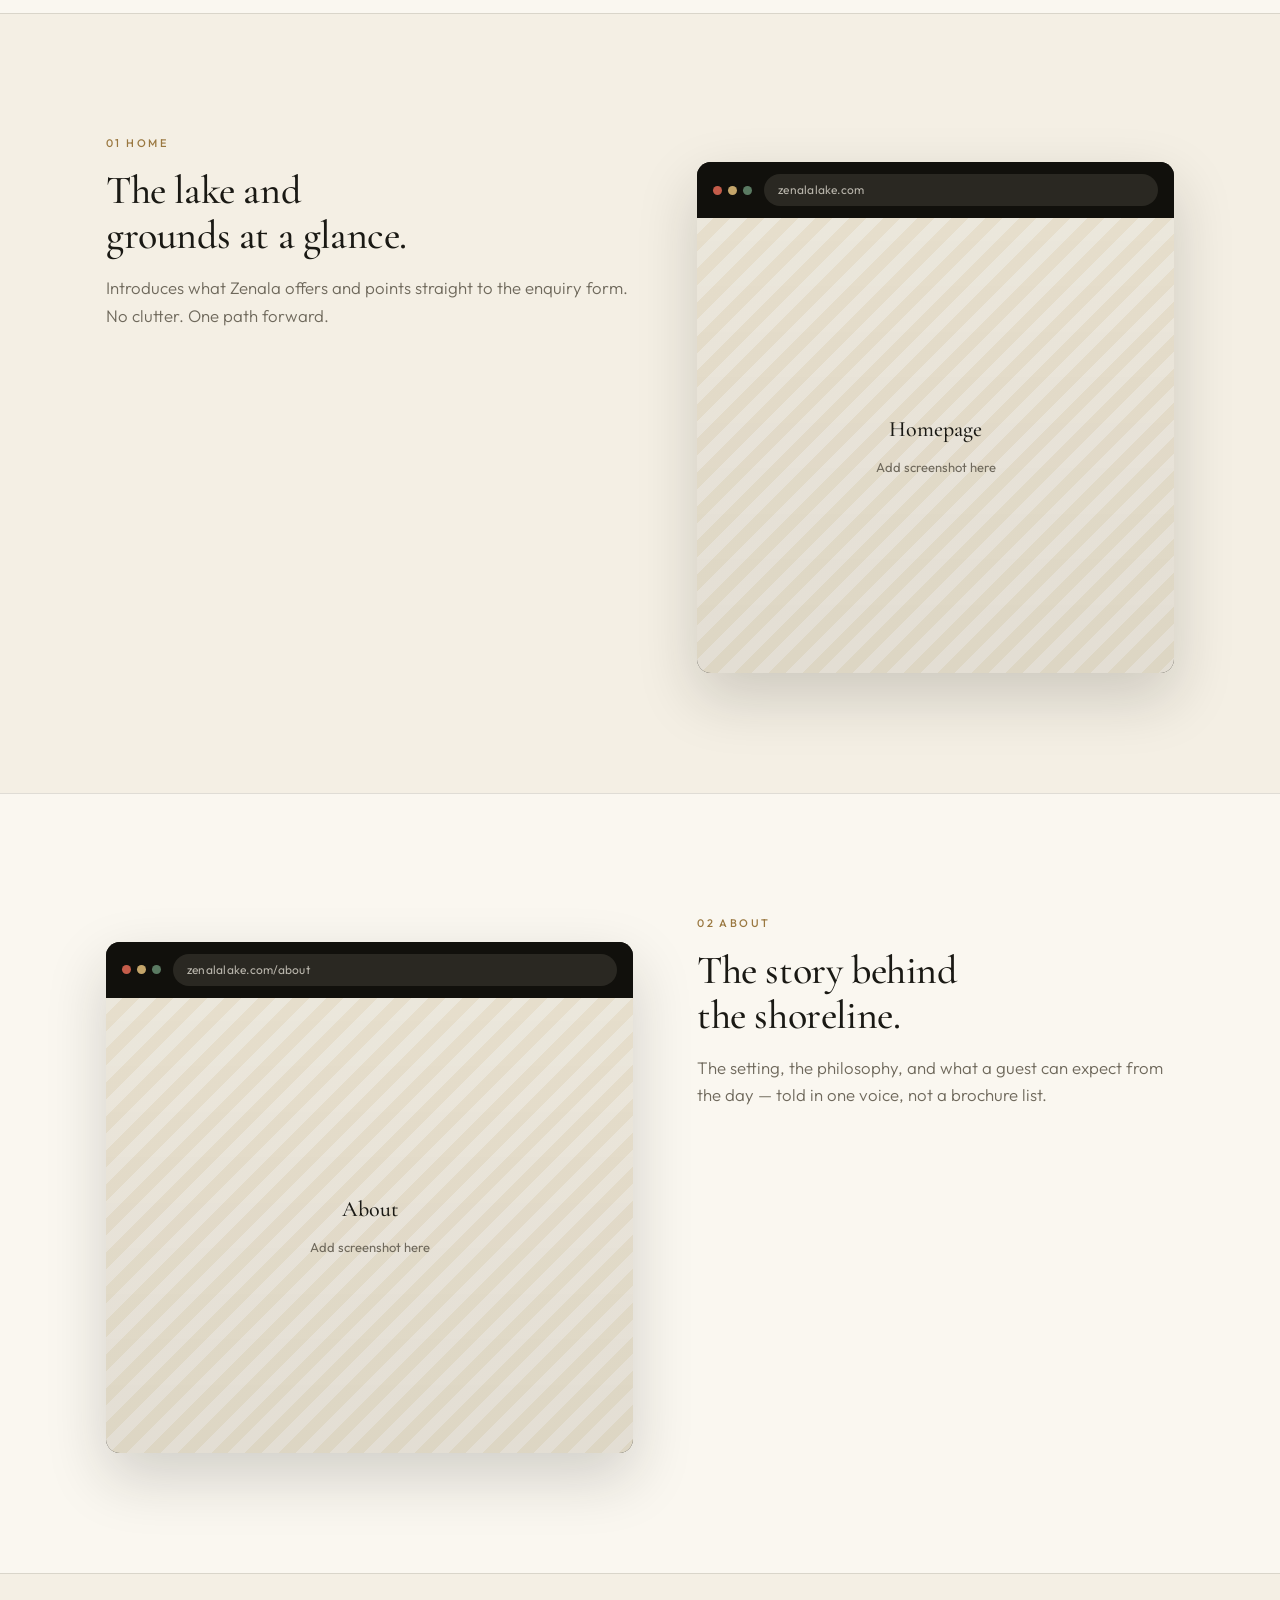
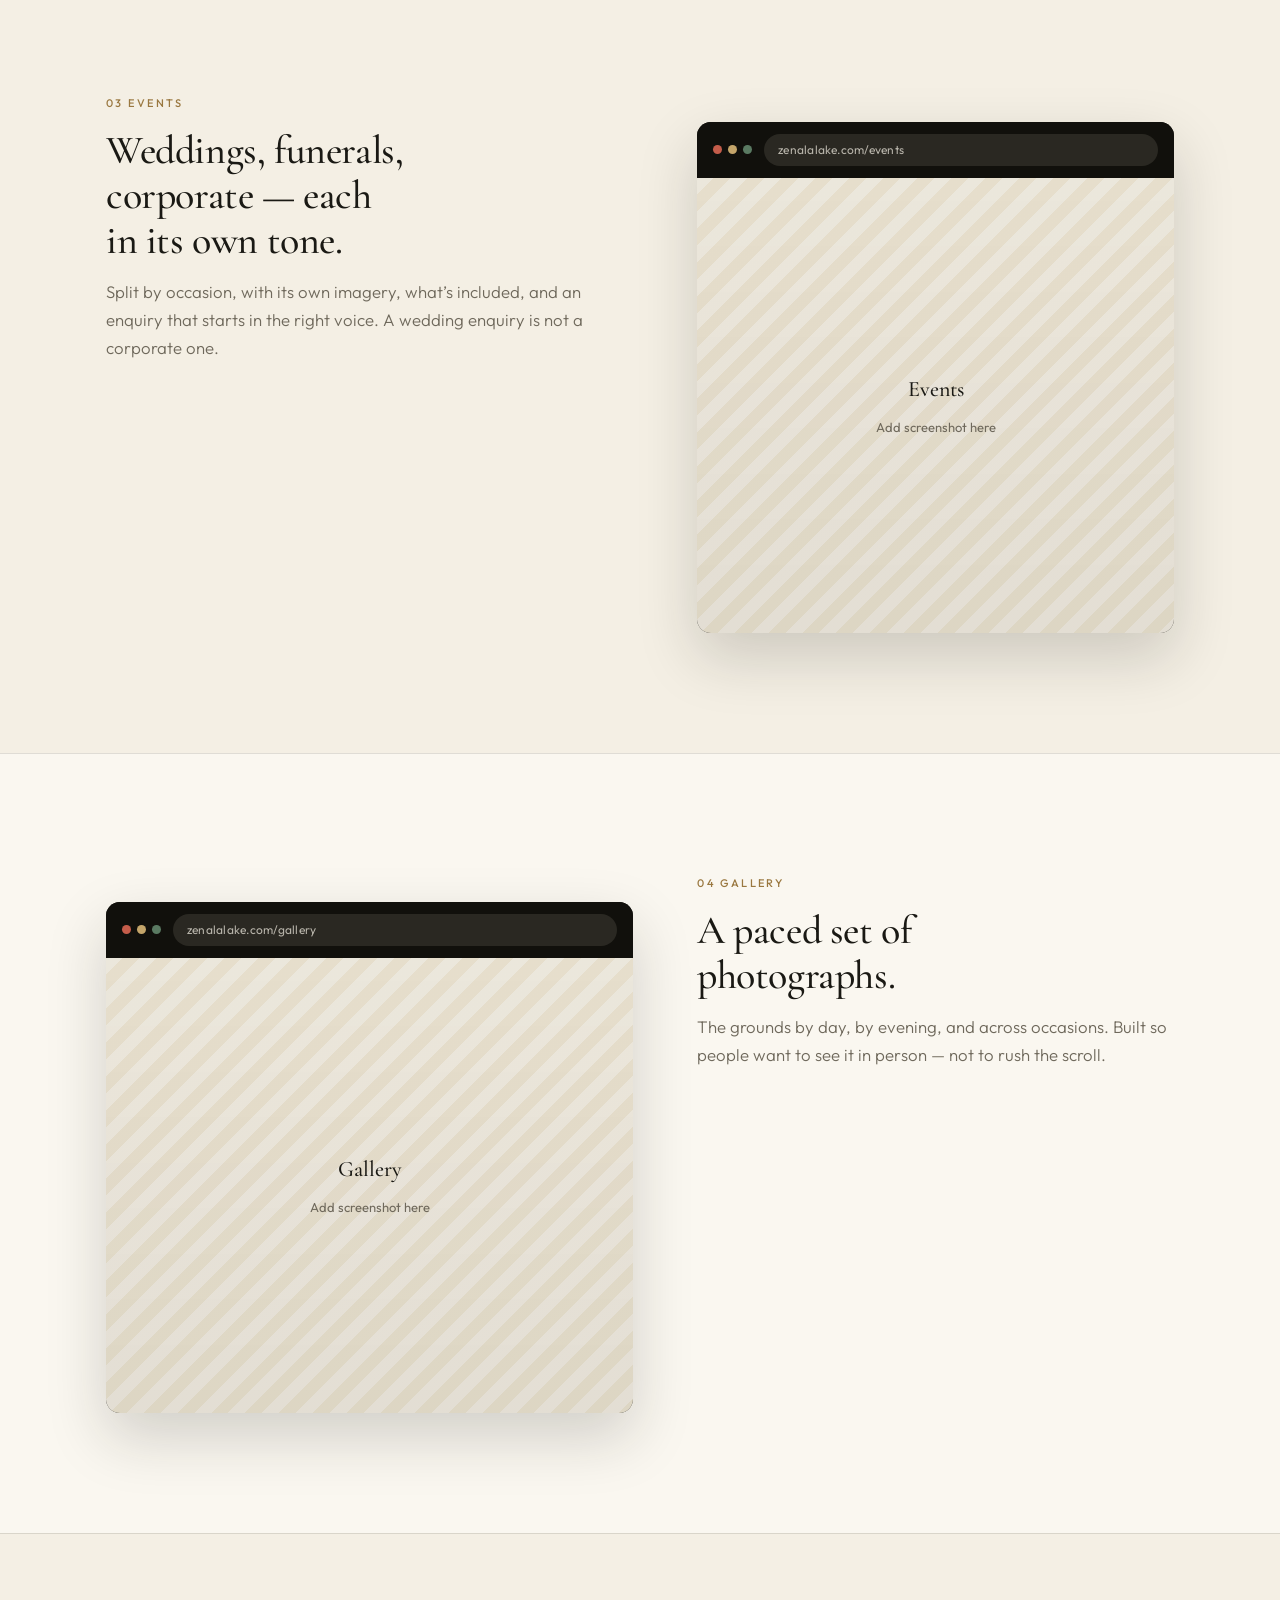
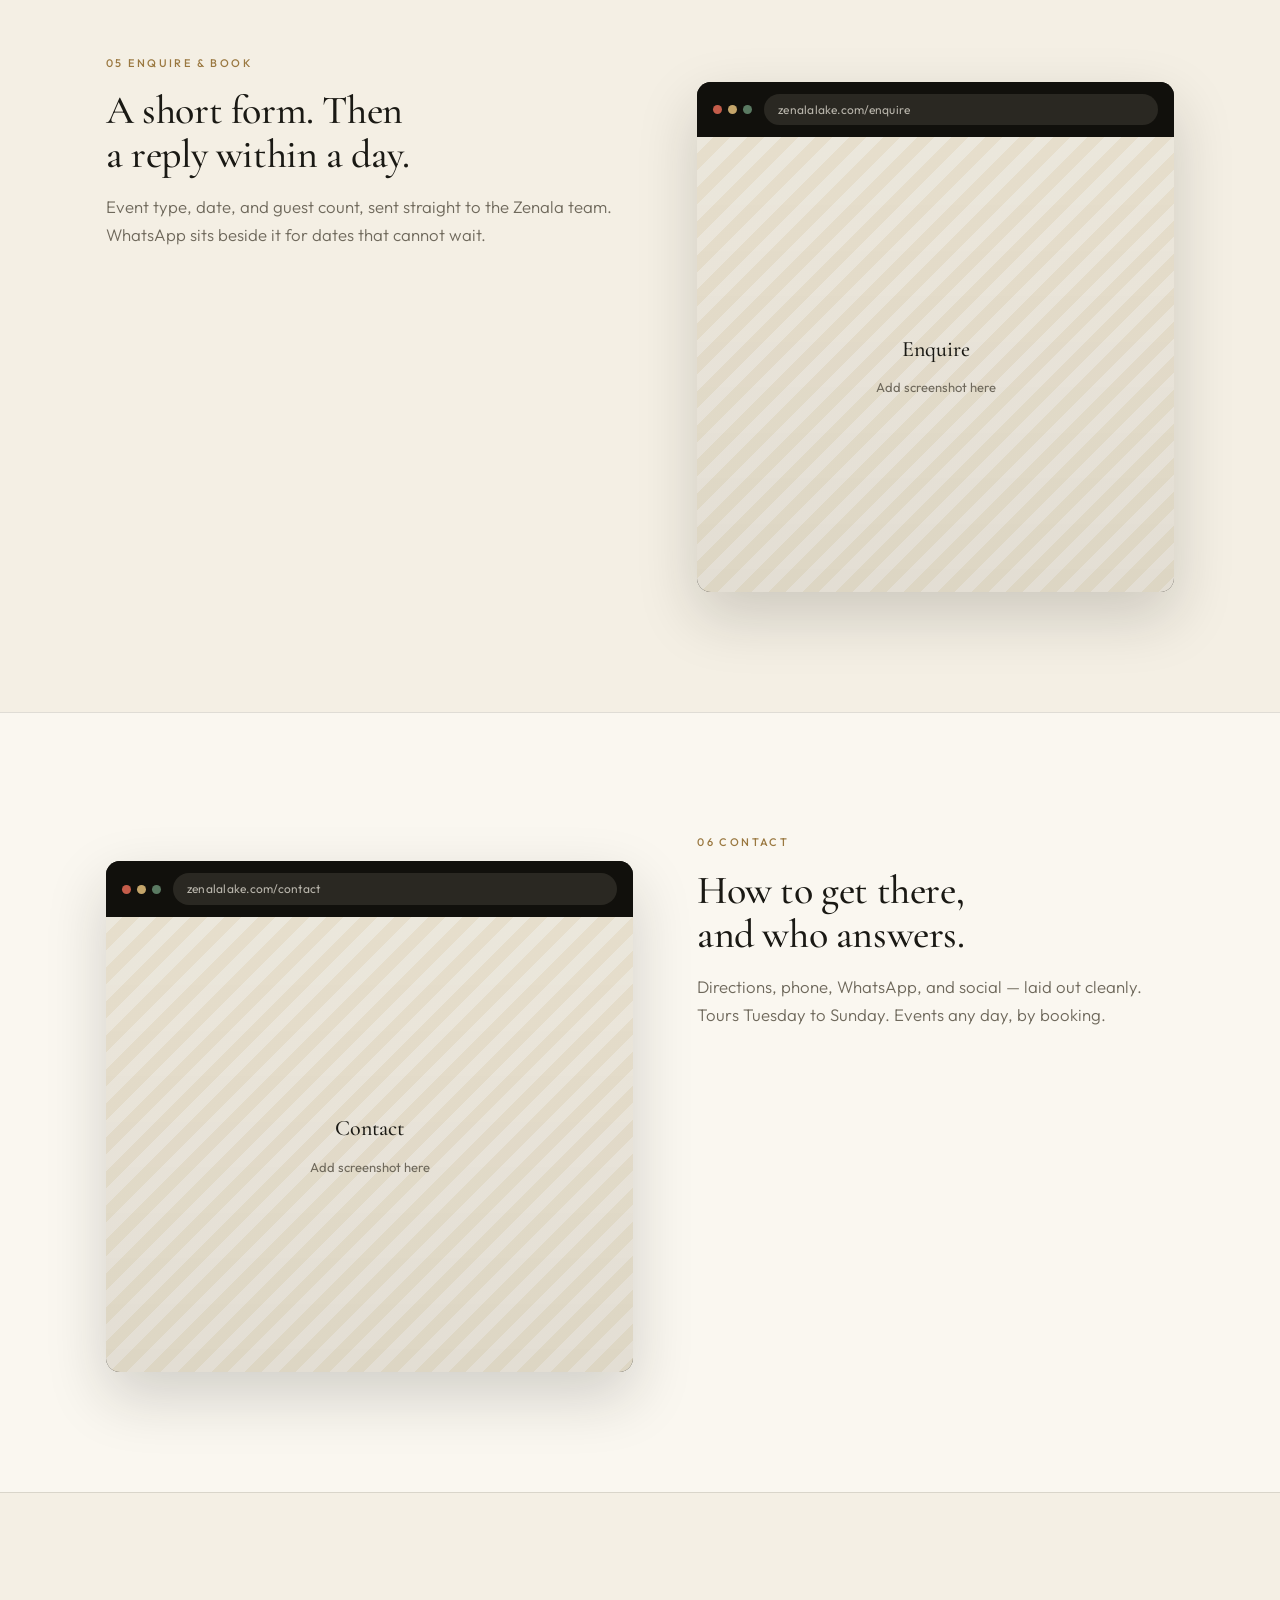
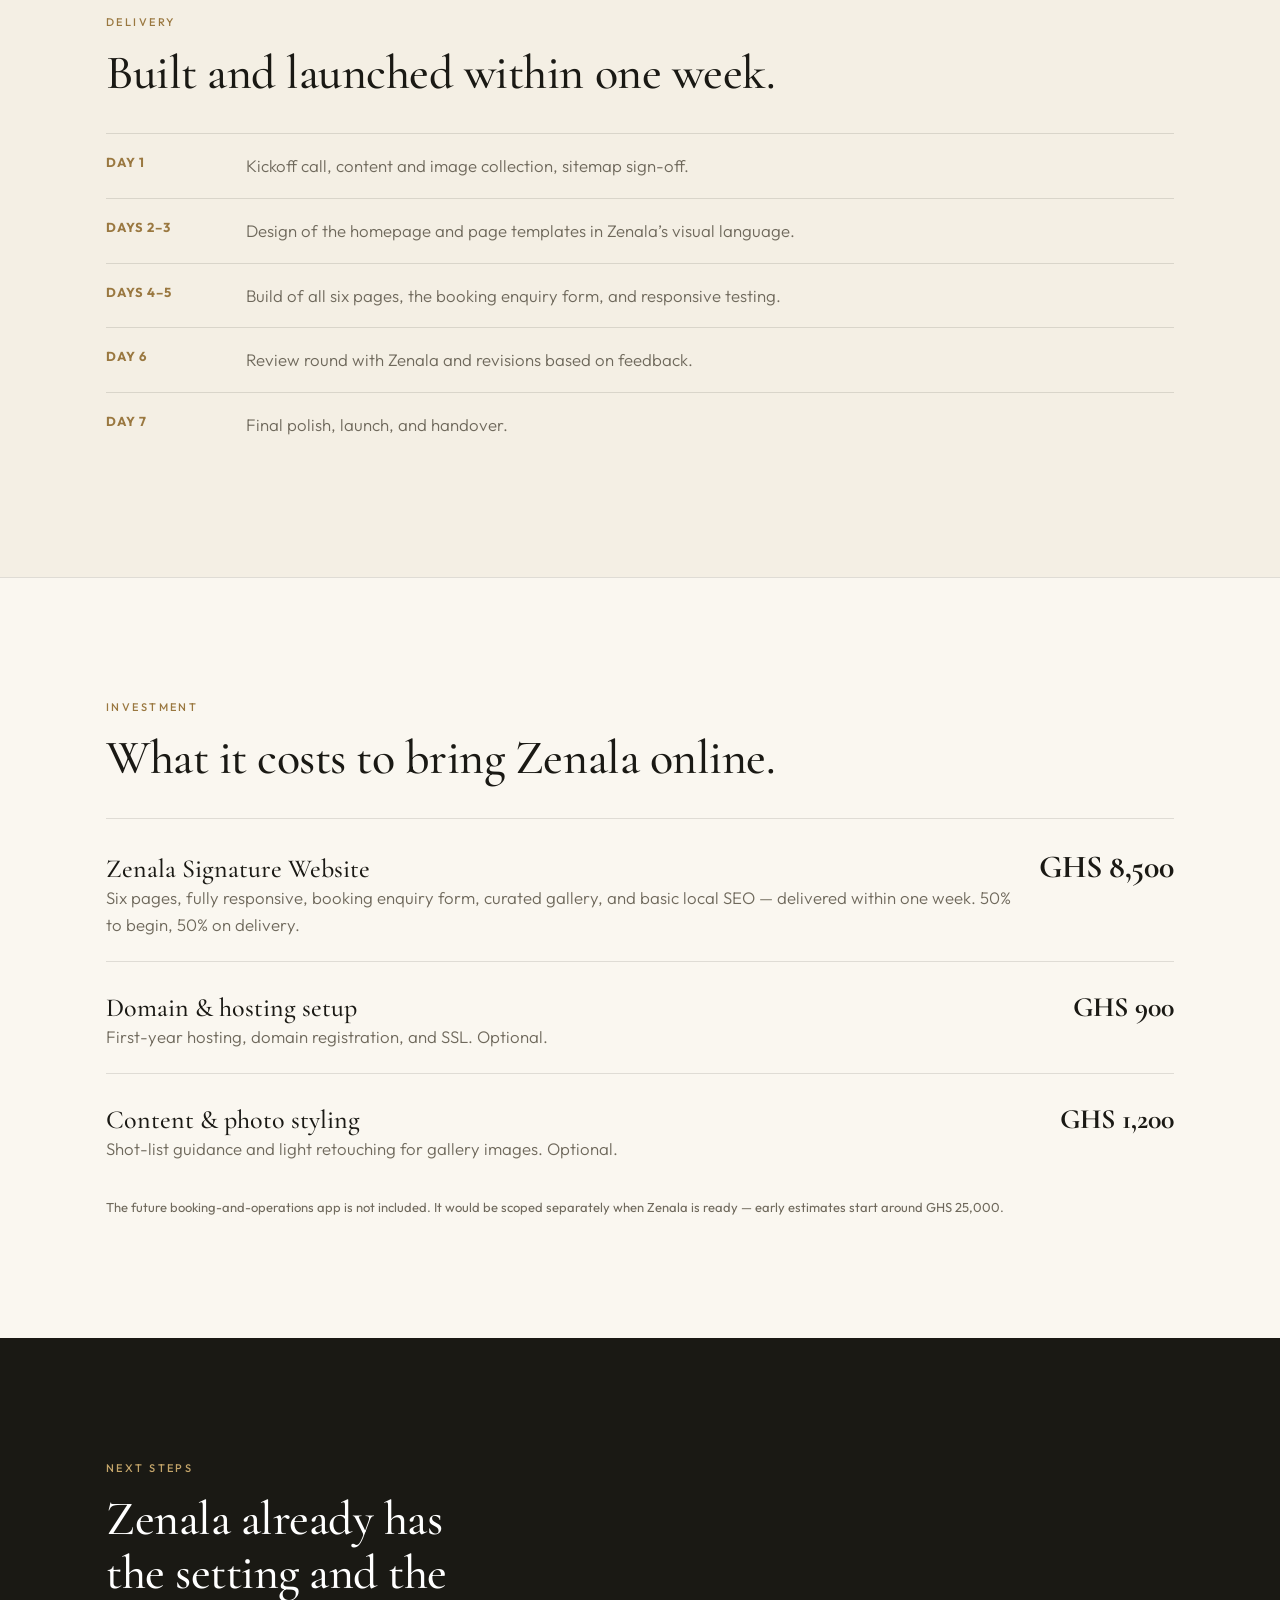
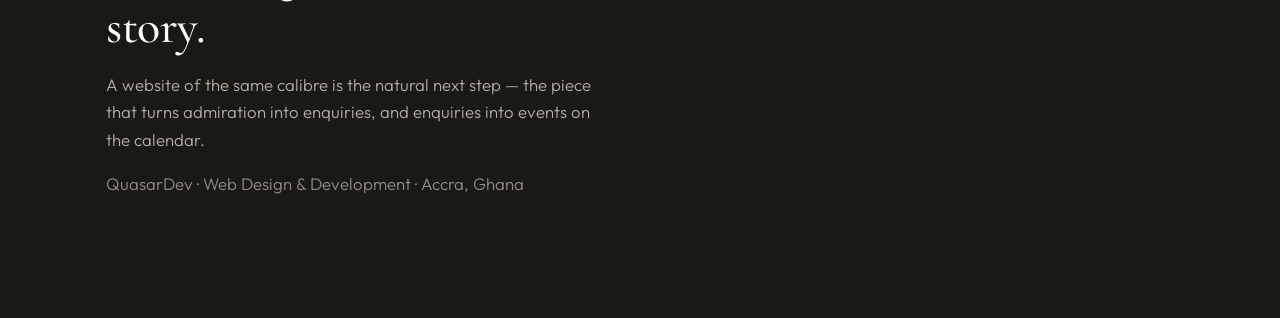
<file: proposal.html>
<!DOCTYPE html>
<html lang="en">
<head>
  <meta charset="UTF-8">
  <meta name="viewport" content="width=device-width, initial-scale=1.0">
  <title>Website Proposal — Zenala Lake Event Centre</title>
  <link rel="stylesheet" href="styles.css?v=12">
  <style>
    .prop{background:var(--paper)}
    .prop-kicker{
      font-size:11px;letter-spacing:.22em;text-transform:uppercase;color:var(--gold);font-weight:500;
    }
    .prop-hero{
      min-height:100svh;display:flex;align-items:flex-end;
      background:#11100c;color:var(--cream);position:relative;overflow:hidden;
    }
    .prop-hero img{position:absolute;inset:0;width:100%;height:100%;object-fit:cover;opacity:.45}
    .prop-hero .inner{position:relative;z-index:1;padding:0 var(--gutter) 72px;max-width:var(--wrap);margin:0 auto;width:100%}
    .prop-hero h1{color:#fff;font-size:clamp(40px,6vw,72px);max-width:16ch;margin:18px 0 16px}
    .page-block{padding:clamp(72px,10vw,120px) 0}
    .page-block + .page-block{border-top:1px solid var(--line)}

    .browser{
      background:#1a1914;
      border-radius:14px;
      overflow:hidden;
      box-shadow:0 24px 60px rgba(26,25,20,.18);
      margin-top:28px;
    }
    .browser-bar{
      display:flex;align-items:center;gap:12px;
      padding:12px 16px;
      background:#11100c;
    }
    .browser-dots{display:flex;gap:6px}
    .browser-dots i{width:9px;height:9px;border-radius:50%;display:block;background:#3a3832}
    .browser-dots i:nth-child(1){background:#c45c4a}
    .browser-dots i:nth-child(2){background:#c4a56a}
    .browser-dots i:nth-child(3){background:#5a7a62}
    .browser-url{
      flex:1;background:#2a2822;color:rgba(244,239,228,.7);
      font-size:12px;letter-spacing:.02em;
      padding:6px 14px;border-radius:999px;
    }
    .browser-stage{
      position:relative;
      width:17cm;
      height:12.04cm;
      max-width:100%;
      background:
        linear-gradient(180deg, rgba(26,25,20,.04), rgba(26,25,20,.08)),
        repeating-linear-gradient(135deg, #f4efe4 0 12px, #eee6d3 12px 24px);
      display:flex;align-items:center;justify-content:center;
      color:var(--stone);
    }
    .browser-stage.has-img{background:#1a1914}
    .browser-stage.has-img img{width:100%;height:100%;object-fit:cover}
    .browser-hint{
      text-align:center;padding:24px;
    }
    .browser-hint strong{
      display:block;font-family:var(--display);font-size:22px;font-weight:500;color:var(--ink);margin-bottom:6px;
    }
    .browser-hint span{font-size:13px}

    .why-grid{display:grid;grid-template-columns:repeat(3,1fr);gap:18px;margin-top:40px}
    .why-card{background:#fff;border:1px solid var(--line);padding:24px;border-radius:4px}
    .why-card b{display:block;font-family:var(--display);font-size:36px;font-weight:500;color:var(--ink);line-height:1}
    .why-card p{margin-top:10px;font-size:13px;letter-spacing:.08em;text-transform:uppercase;color:var(--stone)}
    @media (max-width:800px){.why-grid{grid-template-columns:1fr}}

    .timeline{display:flex;flex-direction:column;gap:0;margin-top:32px}
    .tl{display:grid;grid-template-columns:120px 1fr;gap:20px;padding:18px 0;border-top:1px solid var(--line)}
    .tl strong{font-size:13px;letter-spacing:.08em;text-transform:uppercase;color:var(--gold)}
    .price-row{display:flex;justify-content:space-between;gap:24px;padding:22px 0;border-top:1px solid var(--line);align-items:baseline}
    .price-row h3{font-size:26px}
  </style>
</head>
<body class="prop">
<a class="skip" href="#structure">Skip to structure</a>

<section class="prop-hero">
  <img src="images/hero.jpg" alt="">
  <div class="inner">
    <p class="prop-kicker">Website proposal · Prepared for Zenala Lake Event Centre</p>
    <h1>A website that shows Zenala the way it deserves to be seen.</h1>
    <p class="lede" style="color:rgba(244,239,228,.82);max-width:48ch">A calm, image-led site that turns admiration into enquiries — and a look at what it will look like on launch day.</p>
    <p class="note" style="color:rgba(244,239,228,.55);margin-top:28px">Prepared by QuasarDev · August 2026</p>
  </div>
</section>

<section class="page-block">
  <div class="wrap">
    <p class="prop-kicker">Why now</p>
    <h2 class="h2 mt-16" style="font-size:clamp(32px,4vw,48px);max-width:18ch">Right now, Zenala’s first impression lives on borrowed ground.</h2>
    <div class="grid-2 mt-32" style="align-items:start">
      <p class="lede">Zenala has already opened its shoreline to weddings, farewells, and corporate retreats. The setting is doing its job. But people still discover it on Instagram — a platform Zenala doesn’t own and can’t fully control.</p>
      <p class="lede">Someone searching for a wedding venue, a memorial ground, or a retreat usually decides in seconds. Today that decision happens on a feed built for scrolling, not booking. No dedicated way to check a date. No room to show the grounds. No permanent address for the name once a post scrolls away.</p>
    </div>
    <div class="why-grid">
      <div class="why-card"><b>Seconds</b><p>To form a first impression online</p></div>
      <div class="why-card"><b>3</b><p>Distinct audiences Zenala serves</p></div>
      <div class="why-card"><b>1</b><p>Home for the brand, owned outright</p></div>
    </div>
  </div>
</section>

<section class="page-block section-cream">
  <div class="wrap">
    <p class="prop-kicker">What it will look like</p>
    <h2 class="h2 mt-16" style="font-size:clamp(32px,4vw,48px);max-width:18ch">The homepage — the first thing every visitor sees.</h2>
    <p class="lede mt-16" style="max-width:56ch">Built around the same shoreline photography Zenala already has, with one clear statement of what the venue offers and a direct path to enquire.</p>
    <div class="browser">
      <div class="browser-bar">
        <span class="browser-dots" aria-hidden="true"><i></i><i></i><i></i></span>
        <div class="browser-url">zenalalake.com</div>
      </div>
      <div class="browser-stage has-img">
        <img src="images/hero.jpg" alt="Homepage hero as it will appear">
      </div>
    </div>
  </div>
</section>

<section class="page-block" id="structure">
  <div class="wrap">
    <p class="prop-kicker">The structure</p>
    <h2 class="h2 mt-16" style="font-size:clamp(32px,4vw,48px);max-width:16ch">Six pages, each doing one job well.</h2>
    <p class="lede mt-16" style="max-width:54ch">Rather than one long page trying to speak to everyone at once, the site is organised so each visitor finds their answer quickly — whoever they are and whatever they’re planning.</p>
  </div>
</section>

<section class="page-block section-cream">
  <div class="wrap grid-2" style="align-items:start">
    <div>
      <p class="prop-kicker">01 Home</p>
      <h2 class="h2 mt-16" style="font-size:clamp(28px,3.4vw,40px);max-width:16ch">The lake and grounds at a glance.</h2>
      <p class="lede mt-16">Introduces what Zenala offers and points straight to the enquiry form. No clutter. One path forward.</p>
    </div>
    <div class="browser">
      <div class="browser-bar">
        <span class="browser-dots" aria-hidden="true"><i></i><i></i><i></i></span>
        <div class="browser-url">zenalalake.com</div>
      </div>
      <div class="browser-stage">
        <div class="browser-hint">
          <strong>Homepage</strong>
          <span>Add screenshot here</span>
        </div>
      </div>
    </div>
  </div>
</section>

<section class="page-block">
  <div class="wrap grid-2" style="align-items:start">
    <div class="browser">
      <div class="browser-bar">
        <span class="browser-dots" aria-hidden="true"><i></i><i></i><i></i></span>
        <div class="browser-url">zenalalake.com/about</div>
      </div>
      <div class="browser-stage">
        <div class="browser-hint">
          <strong>About</strong>
          <span>Add screenshot here</span>
        </div>
      </div>
    </div>
    <div>
      <p class="prop-kicker">02 About</p>
      <h2 class="h2 mt-16" style="font-size:clamp(28px,3.4vw,40px);max-width:16ch">The story behind the shoreline.</h2>
      <p class="lede mt-16">The setting, the philosophy, and what a guest can expect from the day — told in one voice, not a brochure list.</p>
    </div>
  </div>
</section>

<section class="page-block section-cream">
  <div class="wrap grid-2" style="align-items:start">
    <div>
      <p class="prop-kicker">03 Events</p>
      <h2 class="h2 mt-16" style="font-size:clamp(28px,3.4vw,40px);max-width:16ch">Weddings, funerals, corporate — each in its own tone.</h2>
      <p class="lede mt-16">Split by occasion, with its own imagery, what’s included, and an enquiry that starts in the right voice. A wedding enquiry is not a corporate one.</p>
    </div>
    <div class="browser">
      <div class="browser-bar">
        <span class="browser-dots" aria-hidden="true"><i></i><i></i><i></i></span>
        <div class="browser-url">zenalalake.com/events</div>
      </div>
      <div class="browser-stage">
        <div class="browser-hint">
          <strong>Events</strong>
          <span>Add screenshot here</span>
        </div>
      </div>
    </div>
  </div>
</section>

<section class="page-block">
  <div class="wrap grid-2" style="align-items:start">
    <div class="browser">
      <div class="browser-bar">
        <span class="browser-dots" aria-hidden="true"><i></i><i></i><i></i></span>
        <div class="browser-url">zenalalake.com/gallery</div>
      </div>
      <div class="browser-stage">
        <div class="browser-hint">
          <strong>Gallery</strong>
          <span>Add screenshot here</span>
        </div>
      </div>
    </div>
    <div>
      <p class="prop-kicker">04 Gallery</p>
      <h2 class="h2 mt-16" style="font-size:clamp(28px,3.4vw,40px);max-width:16ch">A paced set of photographs.</h2>
      <p class="lede mt-16">The grounds by day, by evening, and across occasions. Built so people want to see it in person — not to rush the scroll.</p>
    </div>
  </div>
</section>

<section class="page-block section-cream">
  <div class="wrap grid-2" style="align-items:start">
    <div>
      <p class="prop-kicker">05 Enquire &amp; Book</p>
      <h2 class="h2 mt-16" style="font-size:clamp(28px,3.4vw,40px);max-width:16ch">A short form. Then a reply within a day.</h2>
      <p class="lede mt-16">Event type, date, and guest count, sent straight to the Zenala team. WhatsApp sits beside it for dates that cannot wait.</p>
    </div>
    <div class="browser">
      <div class="browser-bar">
        <span class="browser-dots" aria-hidden="true"><i></i><i></i><i></i></span>
        <div class="browser-url">zenalalake.com/enquire</div>
      </div>
      <div class="browser-stage">
        <div class="browser-hint">
          <strong>Enquire</strong>
          <span>Add screenshot here</span>
        </div>
      </div>
    </div>
  </div>
</section>

<section class="page-block">
  <div class="wrap grid-2" style="align-items:start">
    <div class="browser">
      <div class="browser-bar">
        <span class="browser-dots" aria-hidden="true"><i></i><i></i><i></i></span>
        <div class="browser-url">zenalalake.com/contact</div>
      </div>
      <div class="browser-stage">
        <div class="browser-hint">
          <strong>Contact</strong>
          <span>Add screenshot here</span>
        </div>
      </div>
    </div>
    <div>
      <p class="prop-kicker">06 Contact</p>
      <h2 class="h2 mt-16" style="font-size:clamp(28px,3.4vw,40px);max-width:16ch">How to get there, and who answers.</h2>
      <p class="lede mt-16">Directions, phone, WhatsApp, and social — laid out cleanly. Tours Tuesday to Sunday. Events any day, by booking.</p>
    </div>
  </div>
</section>

<section class="page-block section-cream">
  <div class="wrap">
    <p class="prop-kicker">Delivery</p>
    <h2 class="h2 mt-16" style="font-size:clamp(32px,4vw,48px)">Built and launched within one week.</h2>
    <div class="timeline">
      <div class="tl"><strong>Day 1</strong><p class="lede">Kickoff call, content and image collection, sitemap sign-off.</p></div>
      <div class="tl"><strong>Days 2–3</strong><p class="lede">Design of the homepage and page templates in Zenala’s visual language.</p></div>
      <div class="tl"><strong>Days 4–5</strong><p class="lede">Build of all six pages, the booking enquiry form, and responsive testing.</p></div>
      <div class="tl"><strong>Day 6</strong><p class="lede">Review round with Zenala and revisions based on feedback.</p></div>
      <div class="tl"><strong>Day 7</strong><p class="lede">Final polish, launch, and handover.</p></div>
    </div>
  </div>
</section>

<section class="page-block">
  <div class="wrap">
    <p class="prop-kicker">Investment</p>
    <h2 class="h2 mt-16" style="font-size:clamp(32px,4vw,48px)">What it costs to bring Zenala online.</h2>
    <div class="price-row mt-32">
      <div>
        <h3>Zenala Signature Website</h3>
        <p class="lede">Six pages, fully responsive, booking enquiry form, curated gallery, and basic local SEO — delivered within one week. 50% to begin, 50% on delivery.</p>
      </div>
      <strong style="font-family:var(--display);font-size:32px;white-space:nowrap">GHS 8,500</strong>
    </div>
    <div class="price-row">
      <div>
        <h3>Domain &amp; hosting setup</h3>
        <p class="lede">First-year hosting, domain registration, and SSL. Optional.</p>
      </div>
      <strong style="font-family:var(--display);font-size:28px;white-space:nowrap">GHS 900</strong>
    </div>
    <div class="price-row">
      <div>
        <h3>Content &amp; photo styling</h3>
        <p class="lede">Shot-list guidance and light retouching for gallery images. Optional.</p>
      </div>
      <strong style="font-family:var(--display);font-size:28px;white-space:nowrap">GHS 1,200</strong>
    </div>
    <p class="note">The future booking-and-operations app is not included. It would be scoped separately when Zenala is ready — early estimates start around GHS 25,000.</p>
  </div>
</section>

<section class="page-block section-ink">
  <div class="wrap">
    <p class="prop-kicker" style="color:var(--gold-2)">Next steps</p>
    <h2 class="h2 mt-16" style="font-size:clamp(32px,4vw,48px);color:#fff;max-width:16ch">Zenala already has the setting and the story.</h2>
    <p class="lede mt-16" style="color:rgba(244,239,228,.7);max-width:46ch">A website of the same calibre is the natural next step — the piece that turns admiration into enquiries, and enquiries into events on the calendar.</p>
    <p class="lede mt-16" style="color:rgba(244,239,228,.55)">QuasarDev · Web Design &amp; Development · Accra, Ghana</p>
  </div>
</section>
</body>
</html>
</file>
<file: styles.css>
/* Zenala styles — edit the file that matches what you are changing.
   css/tokens.css     colours, fonts, spacing
   css/base.css       reset, headings, buttons, utilities
   css/header.css     navbar + hamburger
   css/hero.css       heroes + video placeholders
   css/layout.css     sections, grids, cards, photos
   css/footer.css     footer + WhatsApp
   css/forms.css      enquire form, calendar, contact
   css/gallery.css    gallery + lightbox
   css/events.css     events page chapters
*/
@import url('css/tokens.css');
@import url('css/base.css');
@import url('css/header.css');
@import url('css/hero.css');
@import url('css/layout.css');
@import url('css/footer.css');
@import url('css/forms.css');
@import url('css/gallery.css');
@import url('css/events.css');
</file>
